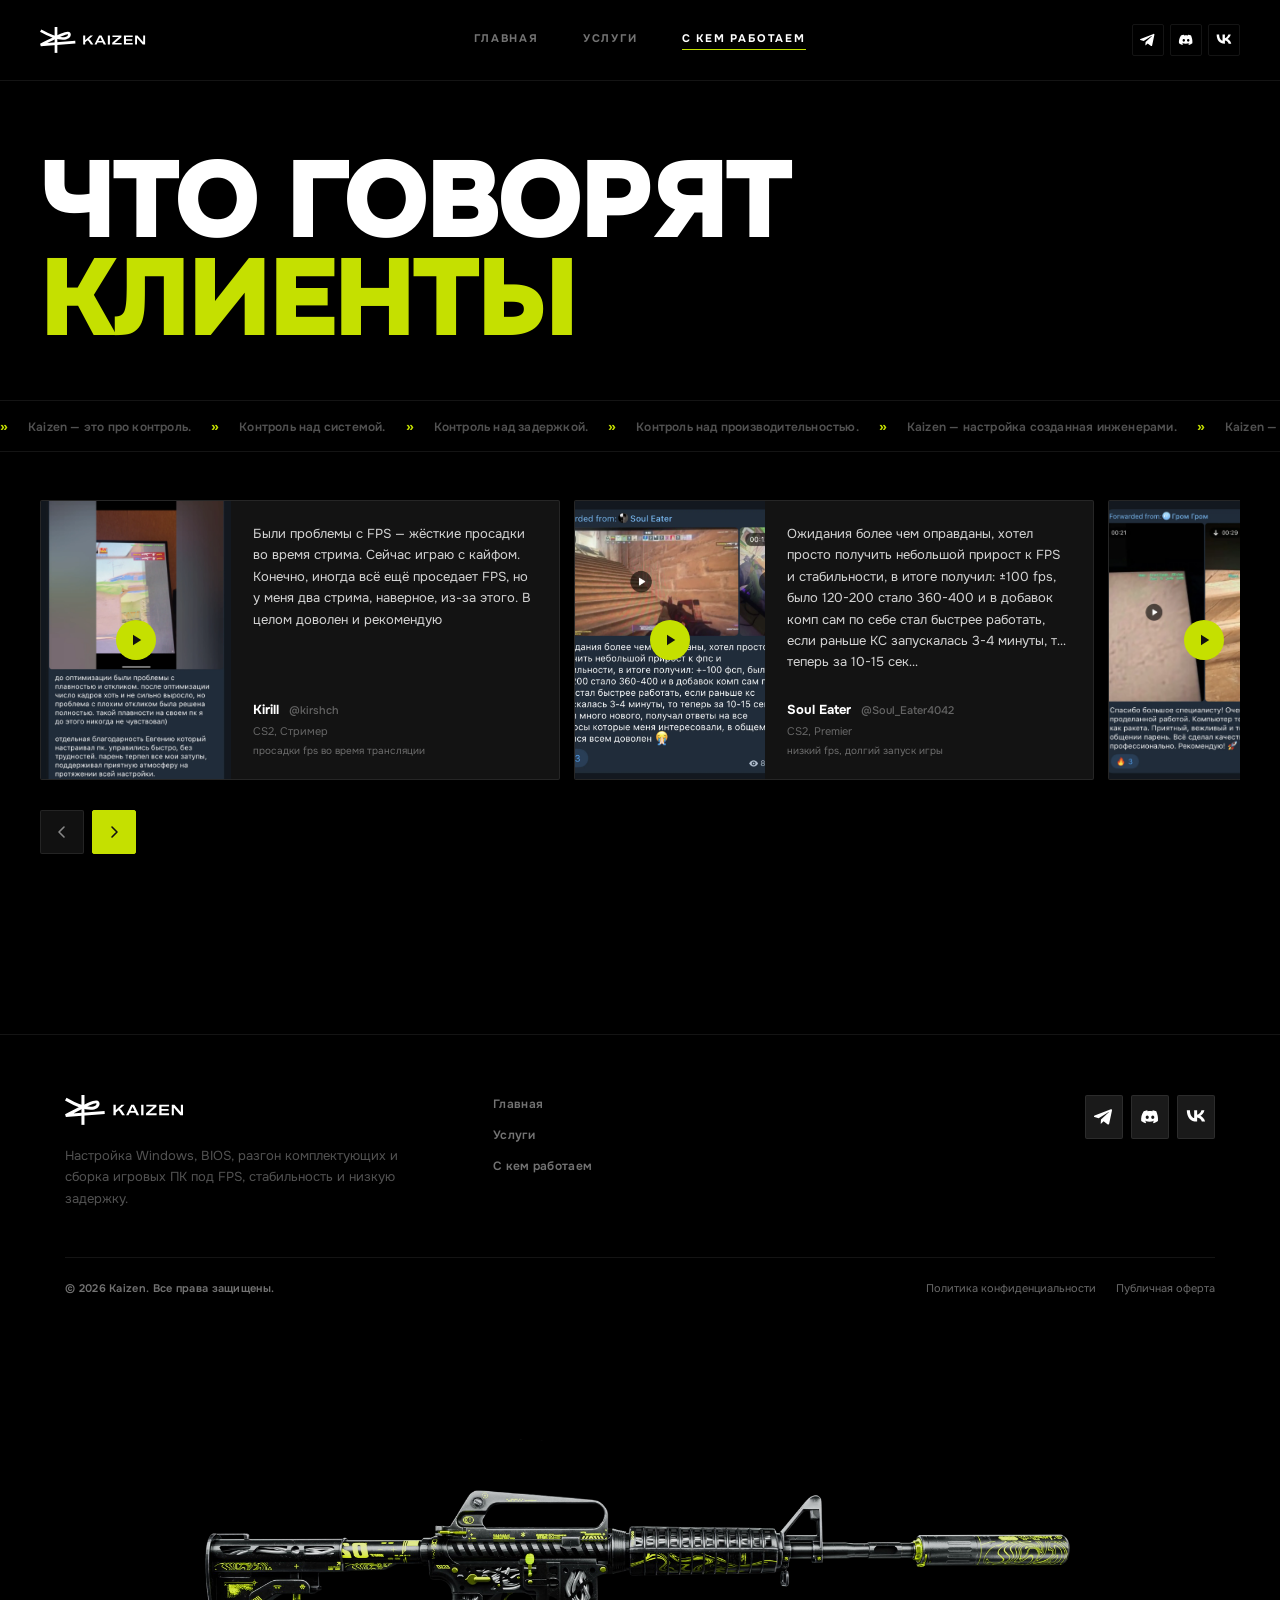
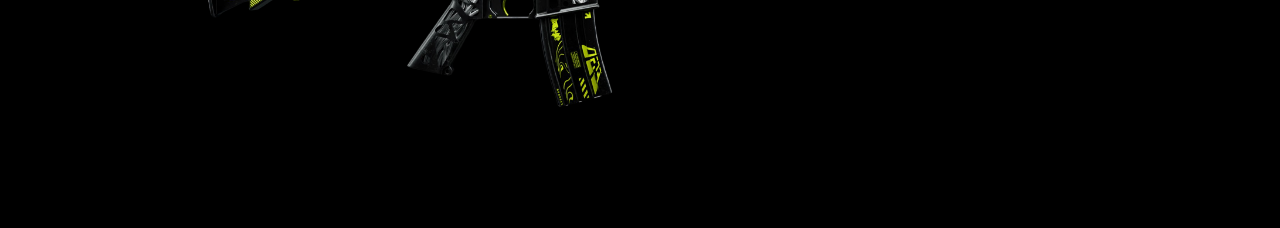
<file: partners.html>
<!DOCTYPE html>
<html lang="ru">
<head>
  <meta charset="UTF-8" />
  <meta name="viewport" content="width=device-width, initial-scale=1.0" />
  <title>С кем работаем — Kaizen</title>
  <meta name="description" content="Реальные отзывы клиентов Kaizen — результаты оптимизации ПК, прирост FPS и впечатления от работы наших специалистов." />
  <link rel="preconnect" href="https://fonts.googleapis.com" />
  <link rel="preconnect" href="https://fonts.gstatic.com" crossorigin />
  <link href="https://fonts.googleapis.com/css2?family=Onest:wght@400;500;600;700;800;900&display=swap" rel="stylesheet" />
  <link rel="stylesheet" href="css/main.css" />
</head>
<body>

<!-- ─── HEADER ─── -->
<header class="site-header scrolled">
  <div class="header-inner">
    <a href="index.html" class="header-logo" aria-label="Kaizen — на главную">
      <img src="assets/logo-v1.svg" alt="Kaizen" style="position:absolute;inset:0;width:100%;height:100%;" />
    </a>
    <nav class="header-nav" id="header-nav" aria-label="Главное меню">
      <a href="index.html">Главная</a>
      <a href="services.html">Услуги</a>
      <a href="partners.html" class="active">С кем работаем</a>
    </nav>
    <div class="header-socials">
      <a href="https://t.me/" aria-label="Telegram" target="_blank" rel="noopener">
        <img src="assets/icon-tg-sm.svg" alt="Telegram" />
      </a>
      <a href="https://discord.gg/" aria-label="Discord" target="_blank" rel="noopener">
        <img src="assets/icon-dc-sm.svg" alt="Discord" />
      </a>
      <a href="https://vk.com/" aria-label="VK" target="_blank" rel="noopener">
        <img src="assets/icon-vk-sm.svg" alt="VK" />
      </a>
    </div>
    <button class="nav-toggle" id="nav-toggle" aria-label="Открыть меню" aria-expanded="false" aria-controls="header-nav">
      <span></span>
    </button>
  </div>
</header>

<!-- ─── REVIEWS ─── -->
<main class="sv-main">

  <!-- Hero heading -->
  <section class="sv-hero">
    <div class="sv-hero-inner">
      <h1 class="sv-title">ЧТО ГОВОРЯТ <span class="sv-title-accent">КЛИЕНТЫ</span></h1>
    </div>
  </section>

  <!-- Ticker -->
  <div class="sv-ticker" aria-hidden="true">
    <div class="sv-ticker-track">
      <span class="sv-tick-sep">»</span><span class="sv-tick-text">Kaizen — это про контроль.</span>
      <span class="sv-tick-sep">»</span><span class="sv-tick-text">Контроль над системой.</span>
      <span class="sv-tick-sep">»</span><span class="sv-tick-text">Контроль над задержкой.</span>
      <span class="sv-tick-sep">»</span><span class="sv-tick-text">Контроль над производительностью.</span>
      <span class="sv-tick-sep">»</span><span class="sv-tick-text">Kaizen — настройка созданная инженерами.</span>
      <span class="sv-tick-sep">»</span><span class="sv-tick-text">Kaizen — это про контроль.</span>
      <span class="sv-tick-sep">»</span><span class="sv-tick-text">Контроль над системой.</span>
      <span class="sv-tick-sep">»</span><span class="sv-tick-text">Контроль над задержкой.</span>
      <span class="sv-tick-sep">»</span><span class="sv-tick-text">Контроль над производительностью.</span>
      <span class="sv-tick-sep">»</span><span class="sv-tick-text">Kaizen — настройка созданная инженерами.</span>
    </div>
  </div>

  <!-- Reviews carousel -->
  <section class="tm-section">
    <div class="tm-slider-outer">
      <div class="tm-slider" id="tm-slider">

        <article class="tm-card">
          <div class="tm-card-media">
            <img src="assets/feedbackimg/CleanShot%202026-08-26%20at%2013.51.55%402x.webp" alt="" loading="lazy" />
          </div>
          <div class="tm-card-content">
            <p class="tm-card-quote">Были проблемы с FPS — жёсткие просадки во время стрима. Сейчас играю с кайфом. Конечно, иногда всё ещё проседает FPS, но у меня два стрима, наверное, из-за этого. В целом доволен и рекомендую</p>
            <div class="tm-card-footer">
              <div class="tm-card-name">Kirill <span class="tm-card-handle">@kirshch</span></div>
              <div class="tm-card-game">CS2, Стример</div>
              <div class="tm-card-problem">просадки FPS во время трансляции</div>
            </div>
          </div>
        </article>

        <article class="tm-card">
          <div class="tm-card-media">
            <img src="assets/feedbackimg/CleanShot%202026-08-26%20at%2013.53.18%402x.webp" alt="" loading="lazy" />
          </div>
          <div class="tm-card-content">
            <p class="tm-card-quote">Ожидания более чем оправданы, хотел просто получить небольшой прирост к FPS и стабильности, в итоге получил: ±100 fps, было 120-200 стало 360-400 и в добавок комп сам по себе стал быстрее работать, если раньше КС запускалась 3-4 минуты, то теперь за 10-15 сек…</p>
            <div class="tm-card-footer">
              <div class="tm-card-name">Soul Eater <span class="tm-card-handle">@Soul_Eater4042</span></div>
              <div class="tm-card-game">CS2, Premier</div>
              <div class="tm-card-problem">низкий FPS, долгий запуск игры</div>
            </div>
          </div>
        </article>

        <article class="tm-card">
          <div class="tm-card-media">
            <img src="assets/feedbackimg/CleanShot%202026-08-26%20at%2013.52.54%402x.webp" alt="" loading="lazy" />
          </div>
          <div class="tm-card-content">
            <p class="tm-card-quote">Спасибо большое специалисту! Очень доволен проделанной работой. Компьютер теперь летает как ракета. Приятный, вежливый и терпеливый в общении парень. Всё сделал качественно и профессионально. Рекомендую! 🚀</p>
            <div class="tm-card-footer">
              <div class="tm-card-name">Гром Гром <span class="tm-card-handle">@gromgrom</span></div>
              <div class="tm-card-game">Valorant, Immortal</div>
              <div class="tm-card-problem">инпут-лаг, мышь «плыла»</div>
            </div>
          </div>
        </article>

        <article class="tm-card">
          <div class="tm-card-media">
            <img src="assets/feedbackimg/CleanShot%202026-08-26%20at%2013.51.21%402x.webp" alt="" loading="lazy" />
          </div>
          <div class="tm-card-content">
            <p class="tm-card-quote">Система была реально захламлена: в замесах Dota лагало. Ребята почистили, настроили — теперь всё летает без фризов даже в 5v5. Настройка честная, без воды.</p>
            <div class="tm-card-footer">
              <div class="tm-card-name">Anton <span class="tm-card-handle">@anton</span></div>
              <div class="tm-card-game">Dota 2</div>
              <div class="tm-card-problem">захламлённая система, лаги в замесах</div>
            </div>
          </div>
        </article>

        <article class="tm-card">
          <div class="tm-card-media">
            <img src="assets/feedbackimg/CleanShot%202026-08-26%20at%2013.53.40%402x.webp" alt="" loading="lazy" />
          </div>
          <div class="tm-card-content">
            <p class="tm-card-quote">Рваный фреймтайм убивал геймплей в Apex. После настройки всё выровнялось — фреймтайм ровный, мышь предсказуемая, отклик как надо. Рекомендую всем, кто серьёзно относится к игре.</p>
            <div class="tm-card-footer">
              <div class="tm-card-name">Vlad <span class="tm-card-handle">@vlad_hz</span></div>
              <div class="tm-card-game">Apex Legends</div>
              <div class="tm-card-problem">рваный фреймтайм, плохой отклик</div>
            </div>
          </div>
        </article>

        <article class="tm-card">
          <div class="tm-card-media">
            <img src="assets/feedbackimg/CleanShot%202026-08-26%20at%2013.53.50%402x.webp" alt="" loading="lazy" />
          </div>
          <div class="tm-card-content">
            <p class="tm-card-quote">500 FPS в CS2 стабильно. Раньше думал, что моё железо не тянет — оказалось дело в системе. Kaizen раскрыли потенциал компа полностью. Без воды и лишних слов — просто результат.</p>
            <div class="tm-card-footer">
              <div class="tm-card-name">anon <span class="tm-card-handle">клиент Kaizen</span></div>
              <div class="tm-card-game">CS2</div>
              <div class="tm-card-problem">низкий FPS, нестабильный фреймтайм</div>
            </div>
          </div>
        </article>

      </div>
    </div>

    <!-- Arrow navigation -->
    <div class="tm-arrows" id="tm-arrows">
      <button class="tm-arrow" id="tm-prev" aria-label="Предыдущий отзыв">
        <svg width="16" height="16" viewBox="0 0 16 16" fill="none"><path d="M10 3L5 8L10 13" stroke="currentColor" stroke-width="1.6" stroke-linecap="round" stroke-linejoin="round"/></svg>
      </button>
      <button class="tm-arrow tm-arrow--accent" id="tm-next" aria-label="Следующий отзыв">
        <svg width="16" height="16" viewBox="0 0 16 16" fill="none"><path d="M6 3L11 8L6 13" stroke="currentColor" stroke-width="1.6" stroke-linecap="round" stroke-linejoin="round"/></svg>
      </button>
    </div>
  </section>

</main>

<!-- ─── FOOTER ─── -->
<footer class="site-footer">
  <div class="footer-inner">
    <div class="footer-top">
      <div class="footer-brand">
        <div class="footer-logo">
          <img src="assets/logo-v1.svg" alt="Kaizen" class="footer-logo-img" />
        </div>
        <p class="footer-desc">Настройка Windows, BIOS, разгон комплектующих и сборка игровых ПК под FPS, стабильность и низкую задержку.</p>
      </div>
      <nav class="footer-nav" aria-label="Footer navigation">
        <a href="index.html">Главная</a>
        <a href="services.html">Услуги</a>
        <a href="partners.html">С кем работаем</a>
      </nav>
      <div class="footer-socials">
        <a href="https://t.me/" aria-label="Telegram" target="_blank" rel="noopener">
          <img src="assets/icon-tg.svg" alt="Telegram" />
        </a>
        <a href="https://discord.gg/" aria-label="Discord" target="_blank" rel="noopener">
          <img src="assets/icon-dc.svg" alt="Discord" />
        </a>
        <a href="https://vk.com/" aria-label="VK" target="_blank" rel="noopener">
          <img src="assets/icon-vk.svg" alt="VK" />
        </a>
      </div>
    </div>
    <div class="footer-bottom">
      <p class="footer-copy">© 2026 Kaizen. Все права защищены.</p>
      <div class="footer-legal">
        <a href="#">Политика конфиденциальности</a>
        <a href="#">Публичная оферта</a>
      </div>
    </div>
  </div>
  <div class="footer-gun-wrap">
    <img src="assets/hero-gun.png" alt="" class="footer-gun" aria-hidden="true" />
  </div>
</footer>

<!-- ─── MODAL ─── -->
<div class="modal-overlay" id="modal-overlay" role="dialog" aria-modal="true" aria-label="Заявка на настройку">
  <div class="modal">
    <button class="modal-close" data-modal="close" aria-label="Закрыть"></button>
    <h2>Заявка на настройку</h2>
    <p class="modal-subtitle">Укажи игру, промокод и пожелания — подберём подходящий пакет настройки под твою систему.</p>
    <form id="order-form">
      <div class="form-field" style="margin-bottom:12px;">
        <label class="form-label" for="name">Имя</label>
        <input class="form-input" type="text" id="name" name="name" placeholder="Михаил" required />
      </div>
      <div class="form-grid" style="margin-bottom:12px;">
        <div class="form-field">
          <label class="form-label" for="telegram">Telegram</label>
          <input class="form-input" type="text" id="telegram" name="telegram" placeholder="username" />
        </div>
        <div class="form-field">
          <label class="form-label" for="discord">Discord</label>
          <input class="form-input" type="text" id="discord" name="discord" placeholder="username" />
        </div>
      </div>
      <div class="form-field" style="margin-bottom:12px;">
        <label class="form-label" for="promo">Промокод</label>
        <input class="form-input" type="text" id="promo" name="promo" placeholder="Например: Kaizenpromocode10" />
      </div>
      <div class="form-field" style="margin-bottom:14px;">
        <label class="form-label" for="comment">Комментарий / Доп информация</label>
        <textarea class="form-textarea" id="comment" name="comment" placeholder="Дополнительные пожелания, требования к производительности и т.д."></textarea>
      </div>
      <div class="form-footer">
        <p class="form-disclaimer">
          Нажимая «Приобрести», вы соглашаетесь с <a href="#">политикой конфиденциальности</a> и <a href="#">публичной офертой</a>.
        </p>
        <button type="submit" class="btn-outline-accent">Приобрести</button>
      </div>
    </form>
  </div>
</div>

<script src="js/main.js"></script>
<script>
(function () {
  var slider = document.getElementById('tm-slider');
  var btnPrev = document.getElementById('tm-prev');
  var btnNext = document.getElementById('tm-next');
  var cards   = slider ? slider.querySelectorAll('.tm-card') : [];

  function scrollBy(dir) {
    if (!slider || !cards.length) return;
    var cardW = cards[0].offsetWidth + 14;
    slider.scrollBy({ left: dir * cardW, behavior: 'smooth' });
  }

  if (btnPrev) btnPrev.addEventListener('click', function () { scrollBy(-1); });
  if (btnNext) btnNext.addEventListener('click', function () { scrollBy(1); });
})();
</script>
</body>
</html>
</file>
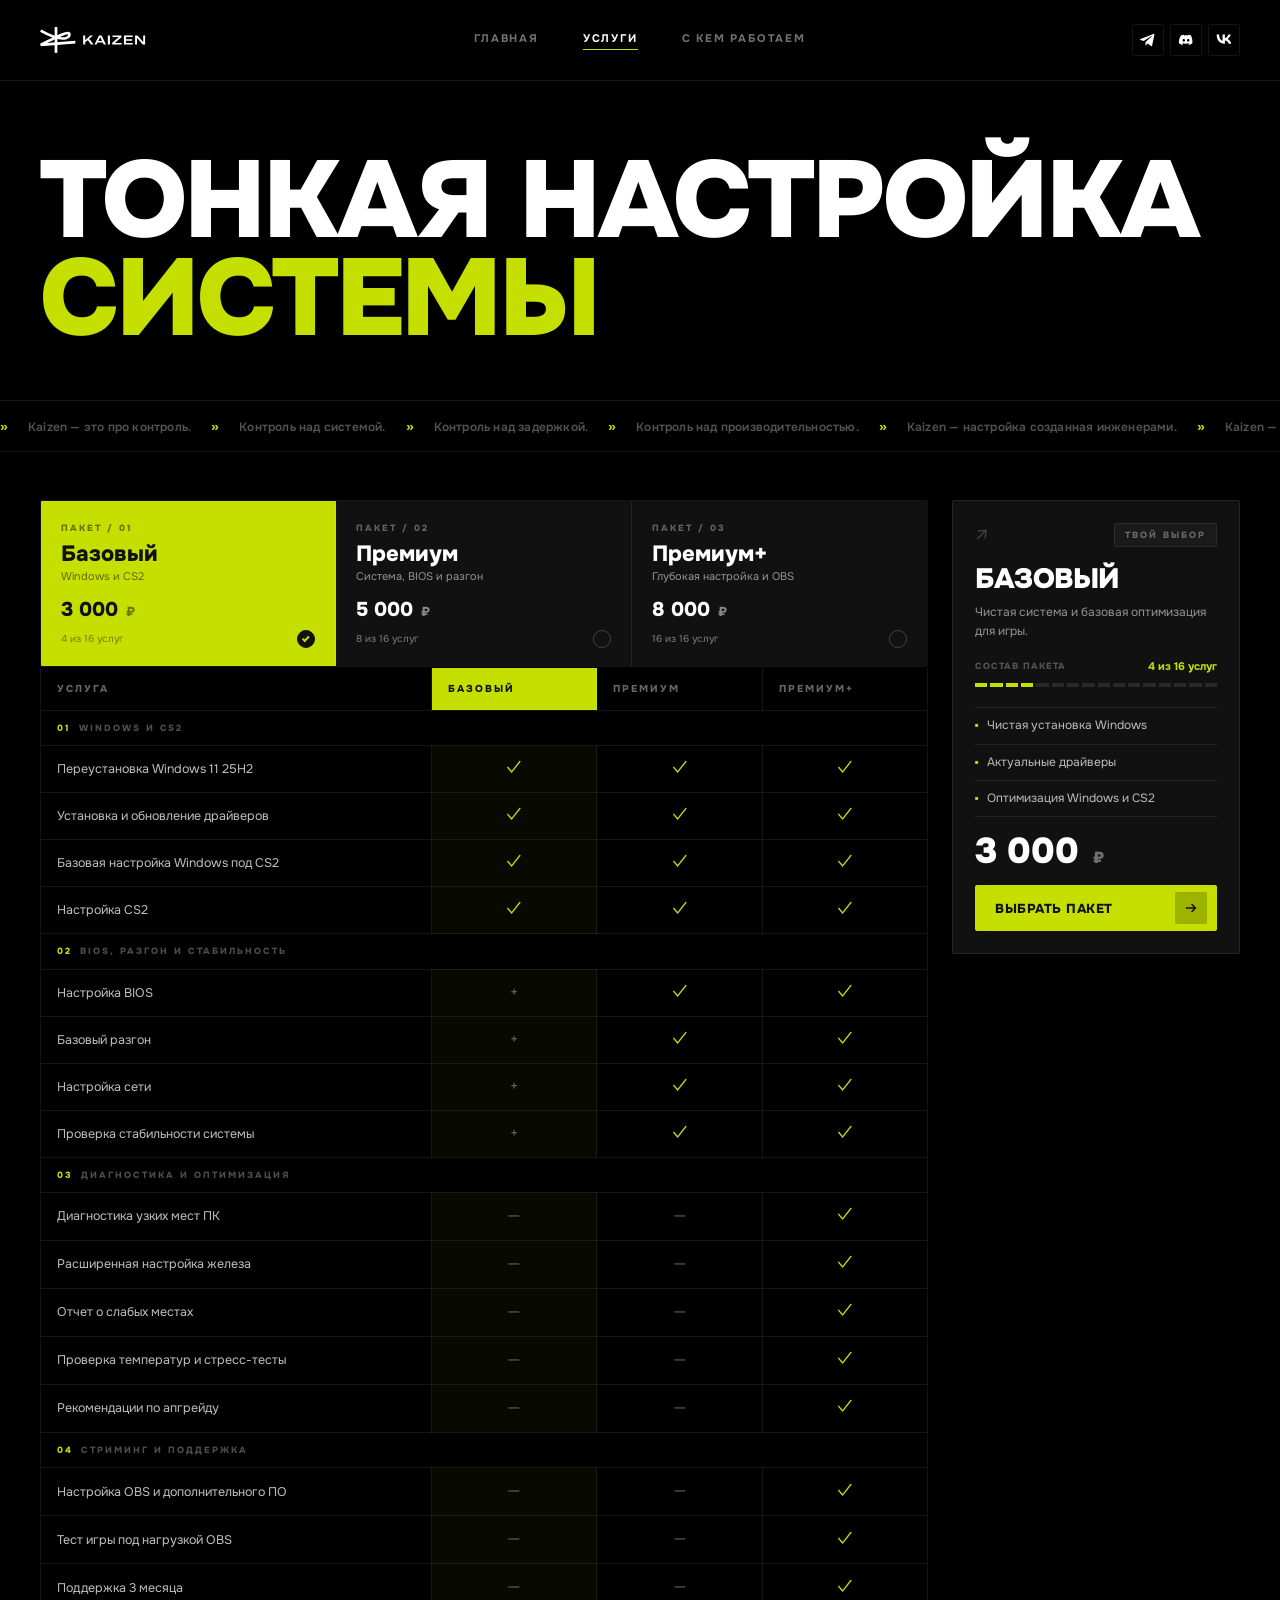
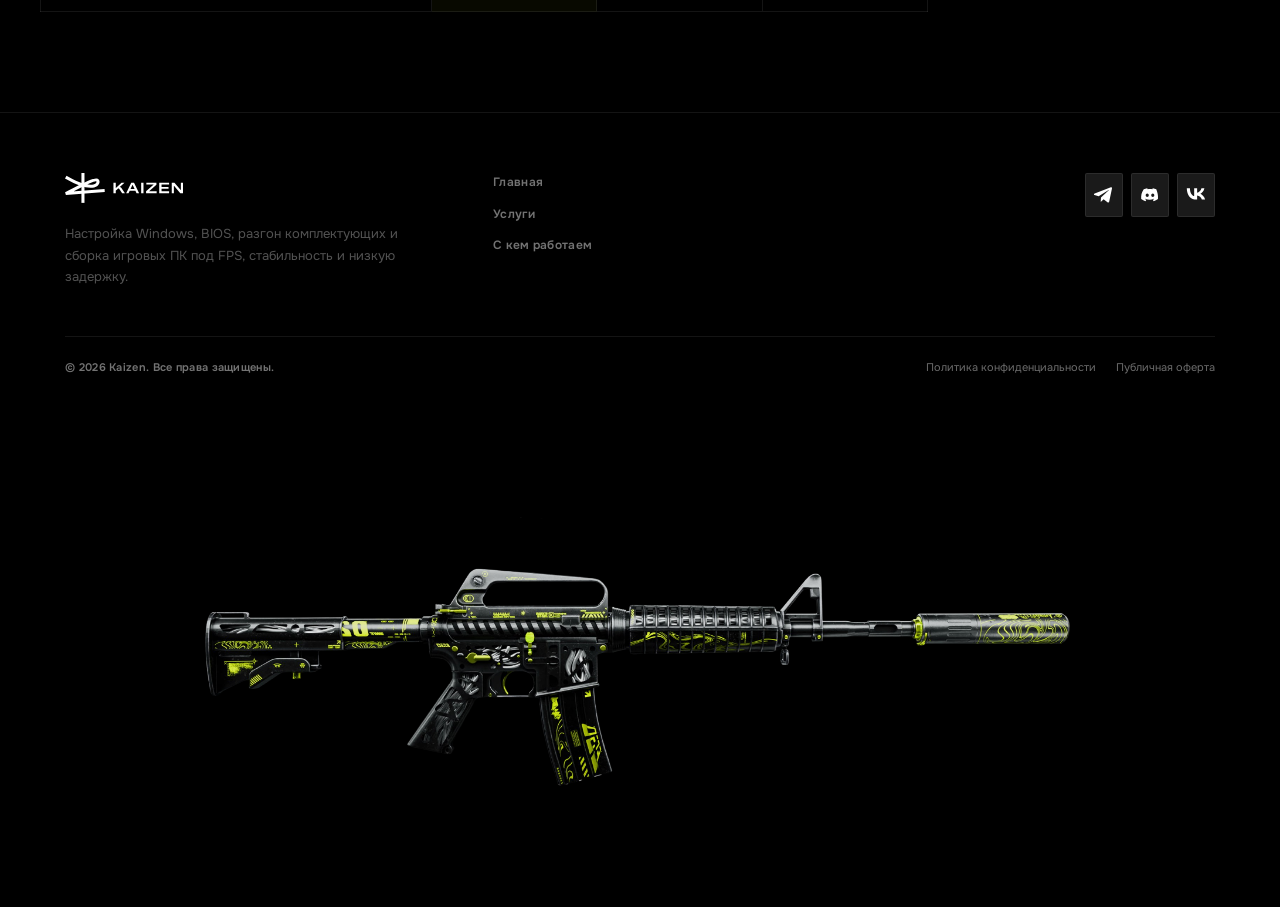
<file: services.html>
<!DOCTYPE html>
<html lang="ru">
<head>
  <meta charset="UTF-8" />
  <meta name="viewport" content="width=device-width, initial-scale=1.0" />
  <title>Услуги — Kaizen | Тонкая настройка системы</title>
  <meta name="description" content="Пакеты настройки ПК: Базовый от 3 000 ₽, Премиум от 5 000 ₽, Премиум+ от 8 000 ₽. Настройка Windows, BIOS, разгон памяти и процессора." />
  <link rel="preconnect" href="https://fonts.googleapis.com" />
  <link rel="preconnect" href="https://fonts.gstatic.com" crossorigin />
  <link href="https://fonts.googleapis.com/css2?family=Onest:wght@400;500;600;700;800;900&display=swap" rel="stylesheet" />
  <link rel="stylesheet" href="css/main.css" />
  <style>
    /* ── Pricing Table ── */
    .pt-section { padding: 48px 0 100px; }
    .pt-wrap {
      max-width: 1340px; margin: 0 auto;
      padding: 0 40px;
      display: grid;
      grid-template-columns: 1fr 288px;
      gap: 24px;
      align-items: start;
    }

    /* Selector cards */
    .pt-selector {
      display: grid;
      grid-template-columns: repeat(3, 1fr);
      border: 1px solid var(--border);
      border-radius: var(--radius);
      overflow: hidden;
      margin-bottom: 1px;
    }
    .pt-pkg {
      padding: 20px 20px 18px;
      background: var(--bg-card);
      cursor: pointer;
      transition: background 0.2s;
      border-right: 1px solid var(--border);
    }
    .pt-pkg:last-child { border-right: none; }
    .pt-pkg:hover:not(.active) { background: #1a1a1a; }
    .pt-pkg.active { background: var(--accent); color: #111; }

    .pt-pkg-label {
      font-size: 9px; font-weight: 800; letter-spacing: 2px; text-transform: uppercase;
      color: rgba(255,255,255,0.35); display: block; margin-bottom: 8px;
    }
    .pt-pkg.active .pt-pkg-label { color: rgba(0,0,0,0.5); }
    .pt-pkg-name { font-size: 22px; font-weight: 800; line-height: 1; margin-bottom: 3px; color: inherit; }
    .pt-pkg-sub { font-size: 11px; margin-bottom: 14px; color: inherit; opacity: 0.55; }
    .pt-pkg-price { font-size: 20px; font-weight: 800; color: inherit; line-height: 1; }
    .pt-pkg-price span { font-size: 13px; opacity: 0.5; margin-left: 2px; }
    .pt-pkg-footer {
      display: flex; align-items: center; justify-content: space-between;
      margin-top: 10px;
    }
    .pt-pkg-count { font-size: 10px; color: inherit; opacity: 0.45; }
    .pt-pkg-check {
      width: 18px; height: 18px; border-radius: 50%;
      border: 1.5px solid rgba(255,255,255,0.2);
      display: flex; align-items: center; justify-content: center;
      flex-shrink: 0; background: transparent;
    }
    .pt-pkg.active .pt-pkg-check {
      background: #111; border-color: #111;
    }
    .pt-pkg.active .pt-pkg-check::after {
      content: '';
      width: 7px; height: 4px;
      border-left: 2px solid var(--accent);
      border-bottom: 2px solid var(--accent);
      transform: rotate(-45deg) translate(0px, -1px);
      display: block;
    }

    /* Comparison table */
    .pt-table {
      width: 100%; border-collapse: collapse;
      border: 1px solid var(--border);
      border-top: none;
    }
    .pt-table th {
      font-size: 10px; font-weight: 800; letter-spacing: 2px; text-transform: uppercase;
      color: rgba(255,255,255,0.4);
      padding: 13px 16px;
      border-bottom: 1px solid var(--border);
      border-right: 1px solid var(--border);
      background: var(--bg);
      text-align: left;
    }
    .pt-table th:last-child { border-right: none; }
    .pt-th-service { width: 44%; }
    .pt-th-pkg { width: 18.6%; text-align: center; }
    .pt-th-pkg.active { background: var(--accent); color: #111; }

    .pt-cat-row td {
      padding: 10px 16px;
      background: var(--bg);
      border-bottom: 1px solid var(--border);
      border-right: 1px solid var(--border);
    }
    .pt-cat-row td:last-child { border-right: none; }
    .pt-cat-inner {
      display: flex; align-items: center; gap: 8px;
      font-size: 9px; font-weight: 800; letter-spacing: 2px; text-transform: uppercase;
      color: rgba(255,255,255,0.3);
    }
    .pt-cat-num { color: var(--accent); }

    .pt-data-row td {
      padding: 13px 16px;
      border-bottom: 1px solid var(--border);
      border-right: 1px solid var(--border);
      font-size: 12.5px; color: rgba(255,255,255,0.75);
      vertical-align: middle;
      text-align: left;
    }
    .pt-data-row td:last-child { border-right: none; }
    .pt-data-row td.pt-cell-center { text-align: center; }
    .pt-data-row:hover td { background: rgba(255,255,255,0.02); }
    .pt-data-row:last-child td { border-bottom: none; }

    .pt-cell-check { color: var(--accent); font-size: 15px; line-height: 1; }
    .pt-cell-plus { color: rgba(255,255,255,0.38); font-size: 15px; line-height: 1; }
    .pt-cell-dash { color: rgba(255,255,255,0.30); font-size: 18px; line-height: 1; }

    .pt-col-active { background: rgba(197,224,0,0.04); }

    /* Detail panel */
    .pt-detail {
      background: var(--bg-card);
      border: 1px solid var(--border);
      border-radius: var(--radius);
      padding: 22px;
      position: sticky;
      top: 100px;
    }
    .pt-detail-tag-row {
      display: flex; align-items: center; justify-content: space-between;
      margin-bottom: 18px;
    }
    .pt-detail-arrow { font-size: 20px; color: rgba(255,255,255,0.2); line-height: 1; }
    .pt-detail-tag {
      font-size: 9px; font-weight: 800; letter-spacing: 2px; text-transform: uppercase;
      color: rgba(255,255,255,0.35); background: var(--bg-surface); border: 1px solid var(--border);
      padding: 4px 10px; border-radius: var(--radius);
    }
    .pt-detail-name {
      font-size: 28px; font-weight: 900; text-transform: uppercase; letter-spacing: -0.5px;
      margin-bottom: 10px; line-height: 1; color: var(--white);
    }
    .pt-detail-desc {
      font-size: 12px; color: var(--text-muted); line-height: 1.6;
      margin-bottom: 16px;
    }
    .pt-detail-count-row {
      display: flex; align-items: center; justify-content: space-between;
      margin-bottom: 8px;
    }
    .pt-detail-count-label {
      font-size: 9px; font-weight: 800; letter-spacing: 1px; text-transform: uppercase;
      color: rgba(255,255,255,0.28);
    }
    .pt-detail-count-val { font-size: 11px; font-weight: 700; color: var(--accent); }
    .pt-detail-bar { display: flex; gap: 3px; margin-bottom: 20px; }
    .pt-bar-seg {
      height: 4px; flex: 1;
      background: rgba(255,255,255,0.1);
      transition: background 0.3s;
    }
    .pt-bar-seg.filled { background: var(--accent); }

    .pt-detail-features {
      list-style: none; padding: 0; margin: 0 0 16px;
      border-top: 1px solid var(--border);
    }
    .pt-detail-features li {
      display: flex; align-items: flex-start; gap: 8px;
      padding: 9px 0; border-bottom: 1px solid var(--border);
      font-size: 12px; color: rgba(255,255,255,0.72); line-height: 1.45;
    }
    .pt-detail-features li::before {
      content: '■'; font-size: 6px; color: var(--accent);
      padding-top: 4px; flex-shrink: 0;
    }

    .pt-detail-support {
      display: flex; align-items: center; justify-content: space-between;
      padding: 9px 12px; border: 1px solid var(--accent-border);
      border-radius: var(--radius); margin-bottom: 16px;
      background: var(--accent-dim);
    }
    .pt-detail-support-label {
      font-size: 9px; font-weight: 700; letter-spacing: 1px; text-transform: uppercase;
      color: rgba(255,255,255,0.35);
    }
    .pt-detail-support-val {
      font-size: 11px; font-weight: 800; color: var(--accent); letter-spacing: 0.5px;
    }

    .pt-detail-price {
      font-size: 36px; font-weight: 900; line-height: 1;
      margin-bottom: 16px; color: var(--white);
    }
    .pt-detail-price span { font-size: 16px; opacity: 0.4; margin-left: 4px; }

    .pt-detail-btn {
      width: 100%; height: 46px; border-radius: var(--radius);
      background: var(--accent); color: #111;
      border: none; cursor: pointer;
      font-size: 13px; font-weight: 800; text-transform: uppercase; letter-spacing: 0.5px;
      display: flex; align-items: center; justify-content: space-between;
      padding: 0 10px 0 20px;
      transition: opacity 0.2s, transform 0.2s var(--ease);
    }
    .pt-detail-btn:hover { opacity: 0.9; transform: translateY(-1px); }
    .pt-detail-btn:active { transform: scale(0.98); transition-duration: 0.1s; }
    .pt-detail-btn-icon {
      width: 32px; height: 32px; border-radius: var(--radius);
      background: rgba(0,0,0,0.2);
      display: flex; align-items: center; justify-content: center;
      flex-shrink: 0;
    }

    /* Mobile */
    @media (max-width: 1100px) {
      .pt-wrap { grid-template-columns: 1fr; padding: 0 24px; }
      .pt-detail { position: static; }
    }
    @media (max-width: 768px) {
      .pt-wrap { padding: 0 20px; }
      .pt-section { padding: 32px 0 80px; }
      .pt-selector { grid-template-columns: 1fr; }
      .pt-pkg { border-right: none; border-bottom: 1px solid var(--border); }
      .pt-pkg:last-child { border-bottom: none; }
      .pt-table { overflow-x: auto; display: block; }
      .pt-table th, .pt-data-row td { padding: 10px 10px; font-size: 11px; }
      .pt-th-service { width: auto; }
    }
  </style>
</head>
<body>

<!-- ─── HEADER ─── -->
<header class="site-header scrolled">
  <div class="header-inner">
    <a href="index.html" class="header-logo" aria-label="Kaizen — на главную">
      <img src="assets/logo-v1.svg" alt="Kaizen" style="position:absolute;inset:0;width:100%;height:100%;" />
    </a>
    <nav class="header-nav" id="header-nav" aria-label="Главное меню">
      <a href="index.html">Главная</a>
      <a href="services.html" class="active">Услуги</a>
      <a href="partners.html">С кем работаем</a>
    </nav>
    <div class="header-socials">
      <a href="https://t.me/" aria-label="Telegram" target="_blank" rel="noopener">
        <img src="assets/icon-tg-sm.svg" alt="Telegram" />
      </a>
      <a href="https://discord.gg/" aria-label="Discord" target="_blank" rel="noopener">
        <img src="assets/icon-dc-sm.svg" alt="Discord" />
      </a>
      <a href="https://vk.com/" aria-label="VK" target="_blank" rel="noopener">
        <img src="assets/icon-vk-sm.svg" alt="VK" />
      </a>
    </div>
    <button class="nav-toggle" id="nav-toggle" aria-label="Открыть меню" aria-expanded="false" aria-controls="header-nav">
      <span></span>
    </button>
  </div>
</header>

<!-- ─── SERVICES ─── -->
<main class="sv-main">

  <!-- Hero headline -->
  <section class="sv-hero">
    <div class="sv-hero-inner">
      <h1 class="sv-title">ТОНКАЯ НАСТРОЙКА <span class="sv-title-accent">СИСТЕМЫ</span></h1>
    </div>
  </section>

  <!-- Ticker -->
  <div class="sv-ticker" aria-hidden="true">
    <div class="sv-ticker-track">
      <span class="sv-tick-sep">»</span><span class="sv-tick-text">Kaizen — это про контроль.</span>
      <span class="sv-tick-sep">»</span><span class="sv-tick-text">Контроль над системой.</span>
      <span class="sv-tick-sep">»</span><span class="sv-tick-text">Контроль над задержкой.</span>
      <span class="sv-tick-sep">»</span><span class="sv-tick-text">Контроль над производительностью.</span>
      <span class="sv-tick-sep">»</span><span class="sv-tick-text">Kaizen — настройка созданная инженерами.</span>
      <span class="sv-tick-sep">»</span><span class="sv-tick-text">Kaizen — это про контроль.</span>
      <span class="sv-tick-sep">»</span><span class="sv-tick-text">Контроль над системой.</span>
      <span class="sv-tick-sep">»</span><span class="sv-tick-text">Контроль над задержкой.</span>
      <span class="sv-tick-sep">»</span><span class="sv-tick-text">Контроль над производительностью.</span>
      <span class="sv-tick-sep">»</span><span class="sv-tick-text">Kaizen — настройка созданная инженерами.</span>
    </div>
  </div>

  <!-- Pricing Table -->
  <section class="pt-section">
    <div class="pt-wrap">

      <!-- Left: selector + table -->
      <div class="pt-main">

        <!-- Package selector -->
        <div class="pt-selector" id="pt-selector">
          <div class="pt-pkg active" data-pkg="0">
            <span class="pt-pkg-label">Пакет / 01</span>
            <div class="pt-pkg-name">Базовый</div>
            <div class="pt-pkg-sub">Windows и CS2</div>
            <div class="pt-pkg-price">3 000 <span>₽</span></div>
            <div class="pt-pkg-footer">
              <span class="pt-pkg-count">4 из 16 услуг</span>
              <span class="pt-pkg-check"></span>
            </div>
          </div>
          <div class="pt-pkg" data-pkg="1">
            <span class="pt-pkg-label">Пакет / 02</span>
            <div class="pt-pkg-name">Премиум</div>
            <div class="pt-pkg-sub">Система, BIOS и разгон</div>
            <div class="pt-pkg-price">5 000 <span>₽</span></div>
            <div class="pt-pkg-footer">
              <span class="pt-pkg-count">8 из 16 услуг</span>
              <span class="pt-pkg-check"></span>
            </div>
          </div>
          <div class="pt-pkg" data-pkg="2">
            <span class="pt-pkg-label">Пакет / 03</span>
            <div class="pt-pkg-name">Премиум+</div>
            <div class="pt-pkg-sub">Глубокая настройка и OBS</div>
            <div class="pt-pkg-price">8 000 <span>₽</span></div>
            <div class="pt-pkg-footer">
              <span class="pt-pkg-count">16 из 16 услуг</span>
              <span class="pt-pkg-check"></span>
            </div>
          </div>
        </div>

        <!-- Comparison table -->
        <div class="pt-table-wrap" style="overflow-x:auto;">
          <table class="pt-table">
            <thead>
              <tr>
                <th class="pt-th-service">Услуга</th>
                <th class="pt-th-pkg" id="th-0">Базовый</th>
                <th class="pt-th-pkg" id="th-1">Премиум</th>
                <th class="pt-th-pkg" id="th-2">Премиум+</th>
              </tr>
            </thead>
            <tbody>
              <!-- 01 Windows и CS2 -->
              <tr class="pt-cat-row">
                <td colspan="4"><span class="pt-cat-inner"><span class="pt-cat-num">01</span> Windows и CS2</span></td>
              </tr>
              <tr class="pt-data-row">
                <td>Переустановка Windows 11 25H2</td>
                <td class="pt-cell-center pt-col-0"><span class="pt-cell-check">✓</span></td>
                <td class="pt-cell-center pt-col-1"><span class="pt-cell-check">✓</span></td>
                <td class="pt-cell-center pt-col-2"><span class="pt-cell-check">✓</span></td>
              </tr>
              <tr class="pt-data-row">
                <td>Установка и обновление драйверов</td>
                <td class="pt-cell-center pt-col-0"><span class="pt-cell-check">✓</span></td>
                <td class="pt-cell-center pt-col-1"><span class="pt-cell-check">✓</span></td>
                <td class="pt-cell-center pt-col-2"><span class="pt-cell-check">✓</span></td>
              </tr>
              <tr class="pt-data-row">
                <td>Базовая настройка Windows под CS2</td>
                <td class="pt-cell-center pt-col-0"><span class="pt-cell-check">✓</span></td>
                <td class="pt-cell-center pt-col-1"><span class="pt-cell-check">✓</span></td>
                <td class="pt-cell-center pt-col-2"><span class="pt-cell-check">✓</span></td>
              </tr>
              <tr class="pt-data-row">
                <td>Настройка CS2</td>
                <td class="pt-cell-center pt-col-0"><span class="pt-cell-check">✓</span></td>
                <td class="pt-cell-center pt-col-1"><span class="pt-cell-check">✓</span></td>
                <td class="pt-cell-center pt-col-2"><span class="pt-cell-check">✓</span></td>
              </tr>

              <!-- 02 BIOS, Разгон и стабильность -->
              <tr class="pt-cat-row">
                <td colspan="4"><span class="pt-cat-inner"><span class="pt-cat-num">02</span> BIOS, разгон и стабильность</span></td>
              </tr>
              <tr class="pt-data-row">
                <td>Настройка BIOS</td>
                <td class="pt-cell-center pt-col-0"><span class="pt-cell-plus">+</span></td>
                <td class="pt-cell-center pt-col-1"><span class="pt-cell-check">✓</span></td>
                <td class="pt-cell-center pt-col-2"><span class="pt-cell-check">✓</span></td>
              </tr>
              <tr class="pt-data-row">
                <td>Базовый разгон</td>
                <td class="pt-cell-center pt-col-0"><span class="pt-cell-plus">+</span></td>
                <td class="pt-cell-center pt-col-1"><span class="pt-cell-check">✓</span></td>
                <td class="pt-cell-center pt-col-2"><span class="pt-cell-check">✓</span></td>
              </tr>
              <tr class="pt-data-row">
                <td>Настройка сети</td>
                <td class="pt-cell-center pt-col-0"><span class="pt-cell-plus">+</span></td>
                <td class="pt-cell-center pt-col-1"><span class="pt-cell-check">✓</span></td>
                <td class="pt-cell-center pt-col-2"><span class="pt-cell-check">✓</span></td>
              </tr>
              <tr class="pt-data-row">
                <td>Проверка стабильности системы</td>
                <td class="pt-cell-center pt-col-0"><span class="pt-cell-plus">+</span></td>
                <td class="pt-cell-center pt-col-1"><span class="pt-cell-check">✓</span></td>
                <td class="pt-cell-center pt-col-2"><span class="pt-cell-check">✓</span></td>
              </tr>

              <!-- 03 Диагностика и оптимизация -->
              <tr class="pt-cat-row">
                <td colspan="4"><span class="pt-cat-inner"><span class="pt-cat-num">03</span> Диагностика и оптимизация</span></td>
              </tr>
              <tr class="pt-data-row">
                <td>Диагностика узких мест ПК</td>
                <td class="pt-cell-center pt-col-0"><span class="pt-cell-dash">—</span></td>
                <td class="pt-cell-center pt-col-1"><span class="pt-cell-dash">—</span></td>
                <td class="pt-cell-center pt-col-2"><span class="pt-cell-check">✓</span></td>
              </tr>
              <tr class="pt-data-row">
                <td>Расширенная настройка железа</td>
                <td class="pt-cell-center pt-col-0"><span class="pt-cell-dash">—</span></td>
                <td class="pt-cell-center pt-col-1"><span class="pt-cell-dash">—</span></td>
                <td class="pt-cell-center pt-col-2"><span class="pt-cell-check">✓</span></td>
              </tr>
              <tr class="pt-data-row">
                <td>Отчет о слабых местах</td>
                <td class="pt-cell-center pt-col-0"><span class="pt-cell-dash">—</span></td>
                <td class="pt-cell-center pt-col-1"><span class="pt-cell-dash">—</span></td>
                <td class="pt-cell-center pt-col-2"><span class="pt-cell-check">✓</span></td>
              </tr>
              <tr class="pt-data-row">
                <td>Проверка температур и стресс-тесты</td>
                <td class="pt-cell-center pt-col-0"><span class="pt-cell-dash">—</span></td>
                <td class="pt-cell-center pt-col-1"><span class="pt-cell-dash">—</span></td>
                <td class="pt-cell-center pt-col-2"><span class="pt-cell-check">✓</span></td>
              </tr>
              <tr class="pt-data-row">
                <td>Рекомендации по апгрейду</td>
                <td class="pt-cell-center pt-col-0"><span class="pt-cell-dash">—</span></td>
                <td class="pt-cell-center pt-col-1"><span class="pt-cell-dash">—</span></td>
                <td class="pt-cell-center pt-col-2"><span class="pt-cell-check">✓</span></td>
              </tr>

              <!-- 04 Стриминг и поддержка -->
              <tr class="pt-cat-row">
                <td colspan="4"><span class="pt-cat-inner"><span class="pt-cat-num">04</span> Стриминг и поддержка</span></td>
              </tr>
              <tr class="pt-data-row">
                <td>Настройка OBS и дополнительного ПО</td>
                <td class="pt-cell-center pt-col-0"><span class="pt-cell-dash">—</span></td>
                <td class="pt-cell-center pt-col-1"><span class="pt-cell-dash">—</span></td>
                <td class="pt-cell-center pt-col-2"><span class="pt-cell-check">✓</span></td>
              </tr>
              <tr class="pt-data-row">
                <td>Тест игры под нагрузкой OBS</td>
                <td class="pt-cell-center pt-col-0"><span class="pt-cell-dash">—</span></td>
                <td class="pt-cell-center pt-col-1"><span class="pt-cell-dash">—</span></td>
                <td class="pt-cell-center pt-col-2"><span class="pt-cell-check">✓</span></td>
              </tr>
              <tr class="pt-data-row">
                <td>Поддержка 3 месяца</td>
                <td class="pt-cell-center pt-col-0"><span class="pt-cell-dash">—</span></td>
                <td class="pt-cell-center pt-col-1"><span class="pt-cell-dash">—</span></td>
                <td class="pt-cell-center pt-col-2"><span class="pt-cell-check">✓</span></td>
              </tr>
            </tbody>
          </table>
        </div>
      </div>

      <!-- Right: detail panel -->
      <div class="pt-detail" id="pt-detail">
        <div class="pt-detail-tag-row">
          <span class="pt-detail-arrow">↗</span>
          <span class="pt-detail-tag">Твой выбор</span>
        </div>
        <div class="pt-detail-name" id="pd-name">Базовый</div>
        <div class="pt-detail-desc" id="pd-desc">Чистая система и базовая оптимизация для игры.</div>
        <div class="pt-detail-count-row">
          <span class="pt-detail-count-label">Состав пакета</span>
          <span class="pt-detail-count-val" id="pd-count">4 из 16 услуг</span>
        </div>
        <div class="pt-detail-bar" id="pd-bar"></div>
        <ul class="pt-detail-features" id="pd-features"></ul>
        <div class="pt-detail-support" id="pd-support" style="display:none;">
          <span class="pt-detail-support-label">Поддержка после настройки</span>
          <span class="pt-detail-support-val" id="pd-support-val">3 месяца</span>
        </div>
        <div class="pt-detail-price" id="pd-price">3 000 <span>₽</span></div>
        <button class="pt-detail-btn" data-modal="open">
          <span>Выбрать пакет</span>
          <span class="pt-detail-btn-icon">
            <svg width="14" height="14" viewBox="0 0 14 14" fill="none"><path d="M2.5 7H11.5M11.5 7L8 3.5M11.5 7L8 10.5" stroke="#111" stroke-width="1.6" stroke-linecap="round" stroke-linejoin="round"/></svg>
          </span>
        </button>
      </div>

    </div>
  </section>

</main>

<!-- ─── MOBILE STICKY CTA ─── -->
<div class="pt-mobile-cta" id="pt-mobile-cta" aria-hidden="true">
  <div class="pt-mobile-cta-info">
    <span class="pt-mobile-cta-name" id="pt-mcta-name">Базовый</span>
    <span class="pt-mobile-cta-price" id="pt-mcta-price">3 000 ₽</span>
  </div>
  <button class="pt-mobile-cta-btn" data-modal="open">Выбрать пакет</button>
</div>

<!-- ─── FOOTER ─── -->
<footer class="site-footer">
  <div class="footer-inner">
    <div class="footer-top">
      <div class="footer-brand">
        <div class="footer-logo">
          <img src="assets/logo-v1.svg" alt="Kaizen" class="footer-logo-img" />
        </div>
        <p class="footer-desc">Настройка Windows, BIOS, разгон комплектующих и сборка игровых ПК под FPS, стабильность и низкую задержку.</p>
      </div>
      <nav class="footer-nav" aria-label="Footer navigation">
        <a href="index.html">Главная</a>
        <a href="services.html">Услуги</a>
        <a href="partners.html">С кем работаем</a>
      </nav>
      <div class="footer-socials">
        <a href="https://t.me/" aria-label="Telegram" target="_blank" rel="noopener">
          <img src="assets/icon-tg.svg" alt="Telegram" />
        </a>
        <a href="https://discord.gg/" aria-label="Discord" target="_blank" rel="noopener">
          <img src="assets/icon-dc.svg" alt="Discord" />
        </a>
        <a href="https://vk.com/" aria-label="VK" target="_blank" rel="noopener">
          <img src="assets/icon-vk.svg" alt="VK" />
        </a>
      </div>
    </div>
    <div class="footer-bottom">
      <p class="footer-copy">© 2026 Kaizen. Все права защищены.</p>
      <div class="footer-legal">
        <a href="#">Политика конфиденциальности</a>
        <a href="#">Публичная оферта</a>
      </div>
    </div>
  </div>
  <div class="footer-gun-wrap">
    <img src="assets/hero-gun.png" alt="" class="footer-gun" aria-hidden="true" />
  </div>
</footer>

<!-- ─── MODAL ─── -->
<div class="modal-overlay" id="modal-overlay" role="dialog" aria-modal="true" aria-label="Заявка на настройку">
  <div class="modal">
    <button class="modal-close" data-modal="close" aria-label="Закрыть"></button>
    <h2>Заявка на настройку</h2>
    <p class="modal-subtitle">Укажи игру, промокод и пожелания — подберём подходящий пакет настройки под твою систему.</p>
    <form id="order-form">
      <div class="form-field" style="margin-bottom:12px;">
        <label class="form-label" for="name">Имя</label>
        <input class="form-input" type="text" id="name" name="name" placeholder="Михаил" required />
      </div>
      <div class="form-grid" style="margin-bottom:12px;">
        <div class="form-field">
          <label class="form-label" for="telegram">Telegram</label>
          <input class="form-input" type="text" id="telegram" name="telegram" placeholder="username" />
        </div>
        <div class="form-field">
          <label class="form-label" for="discord">Discord</label>
          <input class="form-input" type="text" id="discord" name="discord" placeholder="username" />
        </div>
      </div>
      <div class="form-field" style="margin-bottom:12px;">
        <label class="form-label" for="promo">Промокод</label>
        <input class="form-input" type="text" id="promo" name="promo" placeholder="Например: Kaizenpromocode10" />
      </div>
      <div class="form-field" style="margin-bottom:14px;">
        <label class="form-label" for="comment">Комментарий / Доп информация</label>
        <textarea class="form-textarea" id="comment" name="comment" placeholder="Дополнительные пожелания, требования к производительности и т.д."></textarea>
      </div>
      <div class="form-footer">
        <p class="form-disclaimer">
          Нажимая «Приобрести», вы соглашаетесь с <a href="#">политикой конфиденциальности</a> и <a href="#">публичной офертой</a>.
        </p>
        <button type="submit" class="btn-outline-accent">Приобрести</button>
      </div>
    </form>
  </div>
</div>

<script src="js/main.js"></script>
<script>
(function () {
  const PACKAGES = [
    {
      name: 'Базовый',
      desc: 'Чистая система и базовая оптимизация для игры.',
      count: 4, total: 16,
      features: ['Чистая установка Windows', 'Актуальные драйверы', 'Оптимизация Windows и CS2'],
      price: '3 000',
      support: null
    },
    {
      name: 'Премиум',
      desc: 'Настройка системы и железа с проверкой стабильности',
      count: 8, total: 16,
      features: ['Всё из Базового пакета', 'Настройка BIOS и разгон', 'Оптимизация сети', 'Проверка стабильности'],
      price: '5 000',
      support: null
    },
    {
      name: 'Премиум+',
      desc: 'Полная оптимизация ПК, диагностика и поддержка после настройки.',
      count: 16, total: 16,
      features: ['Всё из Премиум пакета', 'Диагностика и настройка железа', 'Стресс-тесты и план апгрейда', 'Настройка и тестирование OBS'],
      price: '8 000',
      support: '3 месяца'
    }
  ];

  const pkgEls = document.querySelectorAll('.pt-pkg');
  const thEls  = [document.getElementById('th-0'), document.getElementById('th-1'), document.getElementById('th-2')];
  const colCells = [
    document.querySelectorAll('.pt-col-0'),
    document.querySelectorAll('.pt-col-1'),
    document.querySelectorAll('.pt-col-2')
  ];

  const mctaName  = document.getElementById('pt-mcta-name');
  const mctaPrice = document.getElementById('pt-mcta-price');

  const pdName    = document.getElementById('pd-name');
  const pdDesc    = document.getElementById('pd-desc');
  const pdCount   = document.getElementById('pd-count');
  const pdBar     = document.getElementById('pd-bar');
  const pdFeatures= document.getElementById('pd-features');
  const pdSupport = document.getElementById('pd-support');
  const pdSupportVal = document.getElementById('pd-support-val');
  const pdPrice   = document.getElementById('pd-price');

  function buildBar(count, total) {
    pdBar.innerHTML = '';
    for (let i = 0; i < total; i++) {
      const seg = document.createElement('div');
      seg.className = 'pt-bar-seg' + (i < count ? ' filled' : '');
      pdBar.appendChild(seg);
    }
  }

  function selectPkg(idx) {
    const pkg = PACKAGES[idx];

    pkgEls.forEach((el, i) => el.classList.toggle('active', i === idx));
    thEls.forEach((th, i) => th && th.classList.toggle('active', i === idx));
    colCells.forEach((cells, i) => {
      cells.forEach(td => td.classList.toggle('pt-col-active', i === idx));
    });

    if (mctaName) mctaName.textContent = pkg.name;
    if (mctaPrice) mctaPrice.textContent = pkg.price + ' ₽';

    pdName.textContent    = pkg.name;
    pdDesc.textContent    = pkg.desc;
    pdCount.textContent   = pkg.count + ' из ' + pkg.total + ' услуг';
    pdPrice.innerHTML     = pkg.price + ' <span>₽</span>';

    buildBar(pkg.count, pkg.total);

    pdFeatures.innerHTML = pkg.features.map(f => '<li>' + f + '</li>').join('');

    if (pkg.support) {
      pdSupport.style.display = 'flex';
      pdSupportVal.textContent = pkg.support;
    } else {
      pdSupport.style.display = 'none';
    }
  }

  pkgEls.forEach((el, i) => {
    el.addEventListener('click', () => selectPkg(i));
  });

  selectPkg(0);
})();
</script>
</body>
</html>
</file>
<file: css/main.css>
@import url('https://fonts.googleapis.com/css2?family=Onest:wght@400;500;600;700;800;900&display=swap');

@font-face {
  font-family: 'Coolvetica';
  src: url('../assets/fonts/coolvetica.woff2') format('woff2'),
       url('../assets/fonts/coolvetica.woff')  format('woff');
  font-weight: normal;
  font-style: normal;
  font-display: swap;
}

*, *::before, *::after { box-sizing: border-box; margin: 0; padding: 0; }

:root {
  --bg:           #000000;
  --bg-card:      #111111;
  --bg-surface:   #1a1a1a;
  --accent:       #c5e000;
  --accent-dim:   rgba(197,224,0,0.12);
  --accent-border:rgba(197,224,0,0.28);
  --white:        #ffffff;
  --text-muted:   rgba(255,255,255,0.55);
  --text-dim:     rgba(255,255,255,0.32);
  --border:       rgba(255,255,255,0.08);
  --border-mid:   rgba(255,255,255,0.13);
  --radius:       2px;
  --font:         'Onest', sans-serif;
  --font-display: 'Coolvetica', 'Onest', sans-serif;
  --max-w:        1340px;
  --ease:         cubic-bezier(0.32, 0.72, 0, 1);
}

html { scroll-behavior: smooth; }

/* browser surface theming */
::selection { background: rgba(197,224,0,0.22); color: #fff; }
:focus-visible { outline: 1px solid var(--accent); outline-offset: 2px; }

body {
  background: var(--bg);
  color: var(--white);
  font-family: var(--font);
  font-size: 15px;
  line-height: 1.6;
  min-height: 100vh;
  overflow-x: hidden;
}

a { color: inherit; text-decoration: none; }
img { display: block; max-width: 100%; }
button { cursor: pointer; font-family: var(--font); border: none; background: none; }

/* ─── SCROLLBAR ─── */
::-webkit-scrollbar { width: 5px; }
::-webkit-scrollbar-track { background: var(--bg); }
::-webkit-scrollbar-thumb { background: rgba(197,224,0,0.35); border-radius: 0; }

/* ─── LAYOUT ─── */
.container {
  width: 100%;
  max-width: var(--max-w);
  margin: 0 auto;
  padding: 0 40px;
}

/* ─── HEADER ─── */
.site-header {
  position: fixed;
  top: 0; left: 0; right: 0;
  z-index: 100;
  padding: 0 40px;
  background: var(--bg);
  border-bottom: 1px solid var(--border);
  transition: border-color 0.3s;
}
.site-header.scrolled { border-color: var(--border-mid); }

.header-inner {
  display: grid;
  grid-template-columns: 1fr auto 1fr;
  align-items: center;
  height: 80px;
}
.header-logo {
  position: relative;
  width: 106px; height: 27px;
  display: block;
  flex-shrink: 0;
}
.header-logo img {
  position: absolute; inset: 0;
  width: 100%; height: 100%;
  object-fit: contain;
  object-position: left center;
}
.header-nav {
  display: flex;
  gap: 44px;
  align-items: center;
}
.header-nav a {
  font-size: 11px;
  font-weight: 700;
  letter-spacing: 1.8px;
  text-transform: uppercase;
  color: rgba(255,255,255,0.45);
  transition: color 0.2s;
  position: relative;
  padding-bottom: 3px;
}
.header-nav a.active { color: var(--white); }
.header-nav a::after {
  content: '';
  position: absolute;
  bottom: 0; left: 0;
  height: 1px; width: 100%;
  background: var(--accent);
  transform: scaleX(0);
  transform-origin: left;
  transition: transform 0.25s var(--ease);
}
.header-nav a.active::after,
.header-nav a:hover::after { transform: scaleX(1); }
.header-nav a:hover { color: var(--white); }

.header-socials {
  display: flex; gap: 6px;
  align-items: center; justify-content: flex-end;
}
.header-socials a {
  width: 32px; height: 32px;
  background: transparent;
  border: 1px solid var(--border);
  border-radius: var(--radius);
  display: flex; align-items: center; justify-content: center;
  transition: border-color 0.2s, background 0.2s;
}
.header-socials a:hover {
  background: var(--accent-dim);
  border-color: var(--accent-border);
}
.header-socials img { width: 16px; height: 16px; }

/* ─── HERO ─── */
.hero {
  position: relative;
  min-height: 100vh;
  display: flex;
  align-items: center;
  overflow: hidden;
  border-bottom: 1px solid var(--border);
}
.hero-bg {
  position: absolute; inset: 0;
  background: var(--bg);
  z-index: 0;
}
.hero-unicorn-scene {
  position: absolute;
  top: 221px; left: 0; right: 0; bottom: 0;
  width: 100%; height: calc(100% - 221px);
  z-index: 1;
}
@media (max-width: 900px) {
  .hero-unicorn-scene {
    top: 0; height: 100%;
  }
}
/* dot grid texture */
.hero-bg::after {
  content: '';
  position: absolute; inset: 0;
  background-image: radial-gradient(circle, rgba(255,255,255,0.025) 1px, transparent 1px);
  background-size: 30px 30px;
  pointer-events: none;
}
/* calligraphy watermark */
.hero-radial-1,
.hero-radial-2,
.hero-radial-center { display: none; }

.hero-calli {
  position: absolute;
  right: 0; top: 0; bottom: 0;
  width: 50%;
  opacity: 0.06;
  background: url('../assets/kaizen-calli-dark.png') center right / contain no-repeat;
  z-index: 1;
  pointer-events: none;
}

.hero-content {
  position: relative; z-index: 2;
  max-width: var(--max-w);
  margin: 0 auto;
  padding: 0 40px 160px;
  width: 100%;
  display: flex;
  flex-direction: column;
  align-items: center;
  text-align: center;
  animation: heroIn 0.9s var(--ease) both;
}
@keyframes heroIn {
  from { opacity: 0; transform: translateY(28px); }
  to   { opacity: 1; transform: translateY(0); }
}
.hero-logo-img {
  width: 54px; height: 41px;
  object-fit: contain;
  margin-bottom: 24px;
  animation: breathe 4s ease-in-out 0.9s infinite;
}
@keyframes breathe {
  0%, 100% { transform: translateY(0px); }
  50%       { transform: translateY(-10px); }
}
.hero-title {
  font-family: var(--font-display);
  font-size: clamp(64px, 9vw, 120px);
  font-weight: normal;
  letter-spacing: -1px;
  text-transform: uppercase;
  color: var(--white);
  line-height: 0.85;
  margin-bottom: 36px;
  margin-top: 24px;
}
.hero-title .accent { color: var(--accent); }
.hero-btn {
  display: inline-flex; align-items: center;
  height: 56px;
  border-radius: var(--radius);
  overflow: hidden;
  gap: 0;
  transition: opacity 0.2s, transform 0.25s var(--ease);
  border: none; text-decoration: none;
}
.hero-btn:hover { opacity: 0.9; transform: translateY(-2px); }
.hero-btn:active { transform: translateY(0) scale(0.98); transition-duration: 0.1s; }
.hero-btn-text {
  display: flex; align-items: center;
  height: 100%;
  padding: 0 28px;
  font-size: 11px; font-weight: 800;
  text-transform: uppercase; letter-spacing: 1.8px;
  color: rgba(255,255,255,0.85);
  background: rgba(255,255,255,0.08);
  white-space: nowrap;
}
.hero-btn-icon {
  display: flex; align-items: center; justify-content: center;
  width: 56px; height: 56px;
  background: var(--accent);
  flex-shrink: 0;
}
.hero-bottom-img { display: none; }

/* hero gun visual */
.hero-gun {
  position: absolute;
  top: 23%;
  left: 50%;
  width: 110%;
  z-index: 1;
  pointer-events: none;
  mix-blend-mode: screen;
  opacity: 0.65;
  animation: gunFloat 7s ease-in-out 1.2s infinite;
}
@keyframes gunFloat {
  0%, 100% { transform: translateX(-50%) translateY(0px); }
  50%       { transform: translateX(-50%) translateY(-18px); }
}

/* ─── MOBILE STICKY PACKAGE CTA (services page) ─── */
.pt-mobile-cta {
  display: none;
}
@media (max-width: 1100px) {
  .pt-mobile-cta {
    display: flex;
    position: fixed;
    bottom: 0; left: 0; right: 0;
    background: var(--bg-card);
    border-top: 1px solid var(--border-mid);
    padding: 12px 20px;
    gap: 12px;
    align-items: center;
    z-index: 150;
    box-shadow: 0 -8px 32px rgba(0,0,0,0.45);
  }
  .pt-mobile-cta-info {
    flex: 1;
    min-width: 0;
  }
  .pt-mobile-cta-name {
    display: block;
    font-size: 13px;
    font-weight: 800;
    color: var(--white);
    text-transform: uppercase;
    letter-spacing: 0.5px;
    line-height: 1.2;
  }
  .pt-mobile-cta-price {
    display: block;
    font-size: 12px;
    color: var(--accent);
    font-weight: 700;
    margin-top: 2px;
  }
  .pt-mobile-cta-btn {
    background: var(--accent);
    color: #111;
    border: none;
    border-radius: var(--radius);
    font-size: 11px;
    font-weight: 800;
    letter-spacing: 1px;
    text-transform: uppercase;
    padding: 0 20px;
    height: 46px;
    white-space: nowrap;
    cursor: pointer;
    font-family: var(--font);
    transition: opacity 0.2s, transform 0.2s var(--ease);
    flex-shrink: 0;
  }
  .pt-mobile-cta-btn:hover { opacity: 0.9; transform: translateY(-1px); }
  .pt-mobile-cta-btn:active { transform: scale(0.98); }
  /* push page content above the sticky bar */
  .pt-section { padding-bottom: calc(80px + 70px); }
}

/* pricing table scroll affordance */
.pt-table-wrap {
  position: relative;
}
.pt-table-wrap::after {
  content: '';
  position: absolute;
  top: 0; right: 0; bottom: 0;
  width: 48px;
  background: linear-gradient(to right, transparent, var(--bg));
  pointer-events: none;
  z-index: 1;
  opacity: 0;
  transition: opacity 0.3s;
}
@media (max-width: 768px) {
  .pt-table-wrap::after { opacity: 1; }
}

/* ─── HERO SCROLL CUE (mobile only) ─── */
.hero-scroll-cue {
  display: none;
}
@media (max-width: 768px) {
  .hero-scroll-cue {
    display: flex;
    justify-content: center;
    margin-top: 24px;
    color: rgba(255,255,255,0.3);
    animation: scrollCueBounce 2.2s ease-in-out infinite;
  }
}
@keyframes scrollCueBounce {
  0%, 100% { transform: translateY(0); opacity: 0.3; }
  50%       { transform: translateY(8px); opacity: 0.6; }
}

/* footer gun */
.footer-gun-wrap {
  text-align: center;
  overflow: hidden;
  margin-top: 24px;
  pointer-events: none;
}
.footer-gun {
  display: block;
  margin: 0 auto;
  width: min(900px, 72%);
  max-width: 100%;
  user-select: none;
  opacity: 0.92;
}

/* hero stats strip */
.hero-stats {
  display: flex;
  align-items: center;
  gap: 0;
  margin-top: 44px;
  padding-top: 28px;
  border-top: 1px solid var(--border);
  width: fit-content;
}
.hero-stat {
  display: flex;
  flex-direction: column;
  gap: 5px;
  padding-right: 36px;
  margin-right: 36px;
}
.hero-stat:last-child { padding-right: 0; margin-right: 0; }
.hero-stat-val {
  font-family: var(--font-display);
  font-size: 20px; font-weight: normal;
  color: var(--white); line-height: 1;
  text-transform: uppercase; letter-spacing: 0;
}
.hero-stat-label {
  font-size: 10px; font-weight: 700;
  letter-spacing: 1.5px; text-transform: uppercase;
  color: var(--text-dim);
}
.hero-stat-sep {
  width: 1px; height: 28px;
  background: var(--border-mid);
  margin-right: 36px;
  flex-shrink: 0;
}

/* ─── FEATURES ─── */
.features {
  border-bottom: 1px solid var(--border);
  padding: 0;
}
.features-grid {
  display: grid;
  grid-template-columns: repeat(3, 1fr);
  gap: 0;
  max-width: var(--max-w);
  margin: 0 auto;
  padding: 0 40px;
}
.feature-item {
  display: flex;
  flex-direction: row;
  align-items: flex-start;
  gap: 24px;
  padding: 48px;
  border-right: 1px solid var(--border);
  border-top: 1px solid var(--border);
}
.feature-item:first-child { padding-left: 0; }
.feature-item:last-child { border-right: none; }
.feature-index {
  font-family: var(--font-display);
  font-size: 48px; font-weight: normal;
  color: rgba(255,255,255,0.08);
  line-height: 1; flex-shrink: 0;
  letter-spacing: -1px;
  transition: color 0.3s;
}
.feature-item:hover .feature-index { color: rgba(197,224,0,0.25); }
.feature-body { display: flex; flex-direction: column; gap: 10px; padding-top: 6px; }
.feature-heading {
  font-size: 13px; font-weight: 700;
  letter-spacing: 0.3px; color: var(--white);
  text-transform: uppercase;
}
.feature-text {
  font-size: 13px; font-weight: 400;
  line-height: 1.7; color: var(--text-muted);
}

/* ─── SECTION LABEL ─── */
.section-label {
  display: inline-flex; align-items: center; gap: 8px;
  border: 1px solid var(--border-mid);
  border-radius: var(--radius);
  padding: 6px 12px;
  font-size: 10px; font-weight: 700; letter-spacing: 2px; text-transform: uppercase;
  color: rgba(255,255,255,0.4);
  margin-bottom: 14px;
}
.section-label-dot {
  width: 4px; height: 4px;
  background: var(--accent);
  border-radius: 0;
  flex-shrink: 0;
}
.section-title {
  font-family: var(--font-display);
  font-size: 64px; font-weight: normal;
  letter-spacing: 0; line-height: 1;
  text-transform: uppercase; margin-bottom: 14px;
  text-align: center;
}
.section-title .accent { color: var(--accent); }
.section-subtitle {
  font-size: 14px; color: var(--text-muted);
  line-height: 1.7; text-align: center; max-width: 620px;
}

/* ─── FAQ ─── */
.faq-section { padding: 100px 0; }
.faq-container { max-width: 1300px; margin: 0 auto; padding: 0 40px; }

.faq-cols {
  display: grid;
  grid-template-columns: 5fr 7fr;
  gap: 0;
  align-items: start;
}
.faq-col-left {
  padding-right: 64px;
  padding-top: 4px;
  position: sticky;
  top: 100px;
}
.faq-title {
  font-family: var(--font-display);
  font-size: clamp(36px, 4.5vw, 56px);
  font-weight: normal;
  text-transform: uppercase;
  line-height: 1.0;
  letter-spacing: -0.5px;
  margin-top: 18px;
}
.faq-col-right {
  border-left: 1px solid var(--border);
}

.faq-qitem {
  display: grid;
  grid-template-columns: 36px 1fr;
  gap: 20px;
  align-items: start;
  padding: 28px 0 28px 64px;
  border-bottom: 1px solid var(--border);
}
.faq-qitem:first-child { border-top: 1px solid var(--border); }
.faq-qitem-num {
  font-size: 9px;
  font-weight: 800;
  letter-spacing: 2px;
  text-transform: uppercase;
  color: var(--accent);
  padding-top: 3px;
}
.faq-qitem-q {
  display: flex;
  align-items: flex-start;
  justify-content: space-between;
  gap: 16px;
  cursor: pointer;
  user-select: none;
  font-size: 14px;
  font-weight: 600;
  color: var(--white);
  line-height: 1.45;
}
.faq-qitem-q-text { flex: 1; }
.faq-icon {
  flex-shrink: 0;
  position: relative;
  width: 12px; height: 12px;
  margin-top: 3px;
}
.faq-icon::before,
.faq-icon::after {
  content: '';
  position: absolute;
  background: var(--text-dim);
  transition: transform 0.35s var(--ease), opacity 0.25s;
}
.faq-icon::before { top: 50%; left: 0; width: 100%; height: 1px; transform: translateY(-50%); }
.faq-icon::after  { top: 0; left: 50%; width: 1px; height: 100%; transform: translateX(-50%); }
.faq-qitem.open .faq-icon::after { transform: translateX(-50%) rotate(90deg); opacity: 0; }

.faq-qitem-a-wrap {
  display: grid;
  grid-template-rows: 0fr;
  transition: grid-template-rows 0.4s var(--ease);
  overflow: hidden;
}
.faq-qitem.open .faq-qitem-a-wrap {
  grid-template-rows: 1fr;
}
.faq-qitem-a-inner { overflow: hidden; }
.faq-qitem-a {
  font-size: 13px;
  color: var(--text-muted);
  line-height: 1.78;
  padding-top: 10px;
}

.faq-cta {
  margin-top: 28px;
  margin-left: 64px;
  border: 1px solid var(--border);
  border-radius: var(--radius);
  background: var(--bg-card);
  padding: 22px 24px;
  display: flex; align-items: center; justify-content: space-between;
}
.faq-cta-text h4 {
  font-family: var(--font-display);
  font-size: 20px; font-weight: normal; text-transform: uppercase;
  letter-spacing: 0; margin-bottom: 4px;
}
.faq-cta-text p { font-size: 13px; color: var(--text-muted); }

.btn-accent {
  display: inline-flex; align-items: center; justify-content: center;
  padding: 0 20px; height: 44px;
  background: var(--accent); border-radius: var(--radius);
  font-size: 11px; font-weight: 800; letter-spacing: 1.5px; text-transform: uppercase;
  color: #111; transition: opacity 0.2s, transform 0.25s var(--ease); white-space: nowrap; border: none;
}
.btn-accent:hover { opacity: 0.9; transform: translateY(-1px); }
.btn-accent:active { transform: scale(0.98); transition-duration: 0.1s; }
.btn-outline-accent {
  display: inline-flex; align-items: center; justify-content: center;
  padding: 14px 28px;
  background: transparent;
  border: 1px solid var(--accent-border);
  border-radius: var(--radius);
  font-size: 11px; font-weight: 800; letter-spacing: 1.5px; text-transform: uppercase;
  color: var(--accent); transition: background 0.2s, transform 0.25s var(--ease);
}
.btn-outline-accent:hover { background: var(--accent-dim); transform: translateY(-1px); }
.btn-outline-accent:active { transform: scale(0.98); transition-duration: 0.1s; }

/* ─── FOOTER ─── */
.site-footer { border-top: 1px solid var(--border); padding: 60px 0 30px; }
.footer-inner { max-width: 1230px; margin: 0 auto; padding: 0 40px; }
.footer-top {
  display: grid;
  grid-template-columns: 380px 1fr 130px;
  gap: 48px; align-items: start;
  margin-bottom: 48px;
}
.footer-logo {
  margin-bottom: 20px;
}
.footer-logo-img {
  height: 30px;
  width: auto;
  display: block;
}
.footer-desc { font-size: 13px; color: var(--text-dim); line-height: 1.65; max-width: 340px; }
.footer-nav { display: flex; flex-direction: column; gap: 12px; }
.footer-nav a {
  font-size: 12px; font-weight: 600; letter-spacing: 0.3px;
  color: rgba(255,255,255,0.45); transition: color 0.2s;
}
.footer-nav a:hover { color: var(--white); }
.footer-socials { display: flex; gap: 8px; align-items: flex-start; justify-content: flex-end; }
.footer-socials a {
  width: 44px; height: 44px;
  background: var(--bg-surface); border: 1px solid var(--border);
  border-radius: var(--radius);
  display: flex; align-items: center; justify-content: center;
  transition: border-color 0.2s, background 0.2s;
}
.footer-socials a:hover { border-color: var(--accent-border); background: var(--accent-dim); }
.footer-socials img { width: 20px; height: 20px; }

.footer-bottom {
  border-top: 1px solid var(--border);
  padding-top: 22px;
  display: flex;
  align-items: center;
  justify-content: space-between;
  gap: 20px;
  flex-wrap: wrap;
}
.footer-copy { font-size: 11px; font-weight: 600; letter-spacing: 0.3px; color: rgba(255,255,255,0.45); }
.footer-legal { display: flex; gap: 20px; }
.footer-legal a { font-size: 11px; color: rgba(255,255,255,0.42); text-decoration: none; transition: color 0.18s; }
.footer-legal a:hover { color: var(--white); }

/* ─── PRICING PAGE ─── */
.pricing-hero { padding-top: 80px; }
.pricing-section { padding: 80px 0 120px; position: relative; }

.pricing-label-row {
  display: flex; align-items: center; gap: 14px;
  justify-content: center; margin-bottom: 18px;
}
.pricing-label-line { width: 40px; height: 1px; flex-shrink: 0; }
.pricing-label-line.left  { background: linear-gradient(to right, transparent, var(--accent)); }
.pricing-label-line.right { background: linear-gradient(to left,  transparent, var(--accent)); }
.pricing-badge {
  background: var(--accent-dim); border: 1px solid var(--accent-border);
  padding: 5px 14px; border-radius: var(--radius);
  font-size: 10px; font-weight: 800; letter-spacing: 2.5px; text-transform: uppercase;
  color: var(--accent);
}
.pricing-heading {
  font-family: var(--font-display);
  font-size: clamp(34px, 8vw, 68px); font-weight: normal; letter-spacing: 0; text-transform: uppercase;
  color: var(--white); text-align: center; position: relative; display: inline;
}
.pricing-heading-accent { color: var(--accent); }
.pricing-heading-underline {
  position: absolute; left: 0; bottom: -5px;
  width: 100%; height: 1px;
  background: linear-gradient(to right, var(--accent), transparent);
}
.pricing-desc {
  font-size: 14px; color: var(--text-muted); text-align: center;
  line-height: 1.6; max-width: 640px; margin: 18px auto 0;
}
.pricing-glow { display: none; }

/* ── Pricing cards grid ── */
.pricing-cards {
  display: grid; grid-template-columns: repeat(3, 1fr);
  gap: 0; margin-top: 44px;
  border: 1px solid var(--border);
  border-radius: var(--radius);
  overflow: hidden;
}
.pricing-card {
  position: relative; border-radius: 0;
  border-right: 1px solid var(--border);
  min-height: 760px;
  background: var(--bg-card);
  overflow: hidden;
  transition: background 0.25s;
}
.pricing-card:hover { background: #202020; }
.pricing-card:last-child { border-right: none; }
.pricing-card.premium { background: #1b1a14; }
.pricing-card.premium:hover { background: #1f1d13; }
.pricing-card::before { display: none; }

/* subtle calligraphy watermark per card */
.pricing-card-inner {
  padding: 32px; height: 100%;
  display: flex; flex-direction: column;
  position: relative; z-index: 1;
}
.pricing-card-inner::after {
  content: '';
  position: absolute; right: -30px; top: 0; bottom: 0;
  width: 60%; opacity: 0.055; z-index: 0;
  background: url('../assets/kaizen-calli-dark.png') bottom right / contain no-repeat;
  pointer-events: none;
}

.pricing-card-header {
  display: flex; align-items: flex-start; justify-content: space-between;
  padding-bottom: 20px;
  border-bottom: 1px solid var(--border);
  margin-bottom: 20px;
  position: relative; z-index: 1;
}
.pricing-card-name-group {}
.pricing-card-eyebrow {
  font-size: 9px; font-weight: 800; letter-spacing: 2px; text-transform: uppercase;
  color: rgba(255,255,255,0.35); margin-bottom: 4px;
  display: flex; align-items: center; gap: 6px;
}
.pricing-card-eyebrow::before { content: '▪'; font-size: 8px; color: var(--accent); }
.pricing-card-name {
  font-family: var(--font-display);
  font-size: 34px; font-weight: normal; letter-spacing: 0; text-transform: uppercase;
  color: var(--white); line-height: 1;
}
.pricing-card.premium .pricing-card-name { color: #e8d48c; }
.pricing-card-price { display: none; }
.pricing-card-year { display: none; }

.pricing-card-desc {
  font-size: 12px; color: var(--text-muted); line-height: 1.6;
  margin-bottom: 20px; position: relative; z-index: 1;
}
.pricing-features {
  display: flex; flex-direction: column;
  flex: 1; margin-bottom: 0;
  position: relative; z-index: 1;
}
.pricing-feature {
  display: grid; grid-template-columns: 14px 1fr;
  gap: 10px; align-items: start;
  padding: 12px 0;
  border-bottom: 1px solid var(--border);
}
.pricing-feature:first-child { border-top: 1px solid var(--border); }
.pricing-feature-bullet {
  font-size: 10px; color: rgba(255,255,255,0.4);
  line-height: 1.5; padding-top: 1px;
}
.pricing-card.premium .pricing-feature-bullet { color: #e8d48c; }
.pricing-feature-text { font-size: 12.5px; font-weight: 500; color: rgba(255,255,255,0.72); line-height: 1.5; }

.pricing-support-panel {
  display: flex;
  align-items: center;
  justify-content: space-between;
  height: 46px;
  padding: 0 16px;
  border: 1px solid var(--accent-border);
  border-radius: var(--radius);
  background: var(--accent-dim);
  margin-bottom: 10px;
}
.pricing-support-panel-label {
  font-size: 9px;
  font-weight: 700;
  letter-spacing: 1.5px;
  text-transform: uppercase;
  color: var(--text-dim);
}
.pricing-support-panel-value {
  font-size: 11px;
  font-weight: 800;
  letter-spacing: 1px;
  text-transform: uppercase;
  color: var(--accent);
}
.pricing-support-panel--premium {
  border-color: rgba(232,212,140,0.28);
  background: rgba(232,212,140,0.06);
}
.pricing-support-panel--premium .pricing-support-panel-value { color: #e8d48c; }

.pricing-card-footer {
  padding-top: 24px; margin-top: auto;
  position: relative; z-index: 1;
}
.pricing-meta { display: none; }
.pricing-price-label {
  font-size: 9px; font-weight: 800; letter-spacing: 2px; text-transform: uppercase;
  color: var(--accent); margin-bottom: 5px;
}
.pricing-price-row {
  display: flex; align-items: baseline; gap: 4px; margin-bottom: 20px;
}
.pricing-price-number {
  font-family: var(--font-display);
  font-size: 44px; font-weight: normal; letter-spacing: 0; color: var(--white); line-height: 1;
}
.pricing-card.premium .pricing-price-number { color: #e8d48c; }
.pricing-price-currency {
  font-size: 20px; font-weight: 700; color: rgba(255,255,255,0.6);
}
.pricing-card.premium .pricing-price-currency { color: rgba(232,212,140,0.6); }

.btn-pricing {
  width: 100%; height: 46px; border-radius: var(--radius);
  font-size: 11px; font-weight: 800; text-transform: uppercase; letter-spacing: 1.5px;
  display: flex; align-items: center; justify-content: center;
  transition: opacity 0.2s, transform 0.25s var(--ease);
}
.btn-pricing-default {
  background: var(--accent); color: #111; border: none;
}
.btn-pricing-default:hover { opacity: 0.9; transform: translateY(-1px); }
.btn-pricing-default:active { transform: scale(0.98); transition-duration: 0.1s; }
.btn-pricing-premium {
  background: #e8d48c; color: #111; border: none;
}
.btn-pricing-premium:hover { opacity: 0.92; transform: translateY(-1px); }
.btn-pricing-premium:active { transform: scale(0.98); transition-duration: 0.1s; }

/* meta blocks no longer used, hidden */
.pricing-meta-item,
.pricing-meta-icon,
.pricing-meta-label,
.pricing-meta-value,
.pricing-meta-note { display: none; }

/* ─── PARTNERS PAGE ─── */
.partners-hero { padding-top: 80px; }
.partners-section { padding: 80px 0 120px; }

.partners-main-heading { margin-bottom: 64px; text-align: center; }
.partners-main-heading h1 {
  font-family: var(--font-display);
  font-size: clamp(36px, 9vw, 72px); font-weight: normal;
  letter-spacing: 0; text-transform: uppercase; line-height: 1.0;
}
.partners-main-heading h1 .white { color: var(--white); }
.partners-main-heading h1 .cyan  { color: var(--accent); }
.partners-main-heading .trust-label {
  display: inline-flex; align-items: center; gap: 8px;
  border: 1px solid var(--border-mid); border-radius: var(--radius);
  padding: 6px 12px;
  font-size: 10px; font-weight: 700; letter-spacing: 2px; text-transform: uppercase;
  color: rgba(255,255,255,0.4); margin-bottom: 18px;
}

.category-block { margin-bottom: 64px; }
.category-header { display: flex; align-items: center; gap: 16px; margin-bottom: 24px; }
.category-line { flex: 1; height: 1px; background: var(--border); }
.category-name {
  font-size: 10px; font-weight: 800; letter-spacing: 2.5px; text-transform: uppercase;
  color: rgba(255,255,255,0.35); white-space: nowrap;
}
.persons-grid {
  display: grid; grid-template-columns: repeat(auto-fill, minmax(115px, 1fr)); gap: 10px;
}
.persons-grid.large { grid-template-columns: repeat(auto-fill, minmax(140px, 1fr)); }
.person-card { display: flex; flex-direction: column; align-items: center; gap: 8px; }
.person-avatar {
  width: 100%; aspect-ratio: 1;
  border-radius: 0; overflow: hidden;
  border: 1px solid var(--border);
  background: var(--bg-surface);
  transition: border-color 0.25s;
}
.person-card:hover .person-avatar { border-color: rgba(197,224,0,0.35); }
.person-avatar img {
  width: 100%; height: 100%; object-fit: cover;
  transition: transform 0.4s var(--ease);
}
.person-card:hover .person-avatar img { transform: scale(1.05); }
.person-name {
  font-size: 10px; font-weight: 700; letter-spacing: 0.5px; text-transform: uppercase;
  color: rgba(255,255,255,0.55); text-align: center;
}
.teams-grid { display: grid; grid-template-columns: repeat(auto-fill, minmax(105px, 1fr)); gap: 10px; }
.team-card { display: flex; flex-direction: column; align-items: center; gap: 8px; }
.team-logo {
  width: 100%; aspect-ratio: 1; border-radius: 0;
  border: 1px solid var(--border); background: var(--bg-surface);
  display: flex; align-items: center; justify-content: center;
  overflow: hidden; transition: border-color 0.25s;
}
.team-card:hover .team-logo { border-color: rgba(197,224,0,0.28); }
.team-logo img {
  width: 62%; height: 62%; object-fit: contain;
  transition: transform 0.4s var(--ease), opacity 0.25s;
}
.team-card:hover .team-logo img { transform: scale(1.06); opacity: 1; }
.team-name {
  font-size: 9px; font-weight: 800; letter-spacing: 1px; text-transform: uppercase;
  color: rgba(255,255,255,0.45); text-align: center;
}

/* ─── MODAL ─── */
.modal-overlay {
  position: fixed; inset: 0;
  background: rgba(8,8,8,0.92);
  display: flex; align-items: center; justify-content: center;
  padding: 16px; z-index: 200;
  opacity: 0; pointer-events: none; transition: opacity 0.3s;
}
.modal-overlay.open { opacity: 1; pointer-events: all; }
.modal {
  position: relative; width: 100%; max-width: 860px;
  border: 1px solid var(--border-mid);
  border-radius: var(--radius);
  background: var(--bg-card);
  box-shadow: 0 40px 120px rgba(0,0,0,0.85);
  padding: 32px;
  transform: translateY(28px) scale(0.99);
  transition: transform 0.4s var(--ease), opacity 0.3s;
  opacity: 0;
}
.modal-overlay.open .modal { opacity: 1; }
.modal::before {
  content: '';
  position: absolute; top: 0; left: 0; right: 0;
  height: 2px; background: var(--accent);
  border-radius: 0;
}
.modal-overlay.open .modal { transform: translateY(0) scale(1); }
.modal-close {
  position: absolute; top: 18px; right: 18px;
  width: 44px; height: 44px;
  background: var(--bg-surface); border: 1px solid var(--border);
  border-radius: var(--radius);
  display: flex; align-items: center; justify-content: center;
  cursor: pointer; transition: border-color 0.2s;
}
.modal-close:hover { border-color: var(--accent-border); }
.modal-close::before, .modal-close::after {
  content: ''; position: absolute; width: 16px; height: 1.5px;
  background: rgba(255,255,255,0.65); border-radius: 0;
}
.modal-close::before { transform: rotate(45deg); }
.modal-close::after { transform: rotate(-45deg); }
.modal h2 {
  font-family: var(--font-display);
  font-size: 46px; font-weight: normal; letter-spacing: 0; text-transform: uppercase;
  color: var(--white); margin-bottom: 8px;
}
.modal-subtitle {
  font-size: 13px; color: var(--text-muted); line-height: 1.5;
  max-width: 560px; margin-bottom: 28px;
}
.form-grid { display: grid; grid-template-columns: 1fr 1fr; gap: 10px; margin-bottom: 12px; }
.form-field { display: flex; flex-direction: column; gap: 6px; }
.form-label {
  font-size: 10px; font-weight: 800; letter-spacing: 1.5px; text-transform: uppercase;
  color: rgba(255,255,255,0.45);
}
.form-input, .form-select, .form-textarea {
  width: 100%; background: var(--bg-surface);
  border: 1px solid var(--border); border-radius: var(--radius);
  padding: 0 14px; height: 44px;
  font-family: var(--font); font-size: 13px; font-weight: 500; color: var(--white);
  outline: none; transition: border-color 0.2s; -webkit-appearance: none;
}
.form-input::placeholder, .form-textarea::placeholder { color: rgba(255,255,255,0.22); }
.form-input:focus, .form-select:focus, .form-textarea:focus {
  border-color: var(--accent-border);
  box-shadow: 0 0 0 3px rgba(197,224,0,0.07);
}
.form-select { cursor: pointer; color: rgba(255,255,255,0.35); }
.form-select option { background: #1e1e1e; color: var(--white); }
.form-select-wrap { position: relative; }
.form-select-wrap::after {
  content: ''; position: absolute; right: 14px; top: 50%;
  transform: translateY(-50%); width: 16px; height: 16px;
  background: url('../assets/icon-chevron.svg') center/contain no-repeat;
  pointer-events: none; filter: brightness(0) invert(0.4);
}
.form-textarea { height: 80px; padding: 12px 14px; resize: none; }
.input-error { border-color: rgba(255,80,80,0.6) !important; }
.form-footer { display: flex; align-items: center; justify-content: space-between; margin-top: 6px; }
.form-disclaimer { font-size: 11px; color: rgba(255,255,255,0.32); line-height: 1.4; max-width: 400px; }
.form-disclaimer a { color: var(--accent); }

/* ─── PAGE ANIMATION ─── */
@keyframes fadeUp {
  from { opacity: 0; transform: translateY(16px); }
  to   { opacity: 1; transform: translateY(0); }
}

/* ─── SCROLL REVEAL ─── */
.will-reveal {
  opacity: 0;
  transform: translateY(22px);
  transition: opacity 0.65s var(--ease), transform 0.65s var(--ease);
}
.will-reveal.revealed {
  opacity: 1;
  transform: translateY(0);
}

/* stagger delays for grid children */
.features-grid .feature-item:nth-child(2) { transition-delay: 90ms; }
.features-grid .feature-item:nth-child(3) { transition-delay: 180ms; }

.pricing-cards .pricing-card:nth-child(2) { transition-delay: 110ms; }
.pricing-cards .pricing-card:nth-child(3) { transition-delay: 220ms; }

.faq-col-right .faq-qitem:nth-child(2) { transition-delay: 50ms; }
.faq-col-right .faq-qitem:nth-child(3) { transition-delay: 100ms; }
.faq-col-right .faq-qitem:nth-child(4) { transition-delay: 150ms; }
.faq-col-right .faq-qitem:nth-child(5) { transition-delay: 200ms; }
.faq-col-right .faq-qitem:nth-child(6) { transition-delay: 250ms; }
.faq-col-right .faq-qitem:nth-child(7) { transition-delay: 300ms; }

.persons-grid .person-card:nth-child(2)  { transition-delay: 30ms; }
.persons-grid .person-card:nth-child(3)  { transition-delay: 60ms; }
.persons-grid .person-card:nth-child(4)  { transition-delay: 90ms; }
.persons-grid .person-card:nth-child(5)  { transition-delay: 120ms; }
.persons-grid .person-card:nth-child(6)  { transition-delay: 150ms; }
.persons-grid .person-card:nth-child(n+7) { transition-delay: 180ms; }


/* ─── RESPONSIVE ─── */
@media (max-width: 900px) {
  .header-inner {
    display: flex;
    align-items: center;
    justify-content: space-between;
  }
  .header-socials { display: none; }
  .nav-toggle { display: block; }

  .header-nav {
    position: fixed;
    inset: 80px 0 0 0;
    z-index: 99;
    background: var(--bg);
    flex-direction: column;
    align-items: center;
    justify-content: center;
    gap: 36px;
    opacity: 0;
    transform: translateY(-8px);
    pointer-events: none;
    transition: opacity 0.35s var(--ease), transform 0.35s var(--ease);
  }
  .header-nav a {
    font-size: 22px;
    letter-spacing: 0.5px;
  }
  body.nav-open .header-nav {
    opacity: 1;
    transform: translateY(0);
    pointer-events: all;
  }
  body.nav-open .header-socials {
    display: flex;
    position: fixed;
    left: 0; right: 0;
    bottom: 56px;
    justify-content: center;
    z-index: 99;
  }
  body.nav-open { overflow: hidden; }

  .faq-cols { grid-template-columns: 1fr; }
  .faq-col-left {
    position: static;
    padding-right: 0;
    margin-bottom: 40px;
  }
  .faq-col-right { border-left: none; }

  /* pricing cards */
  .pricing-cards { grid-template-columns: 1fr; }
  .pricing-card {
    min-height: auto;
    border-right: none;
    border-bottom: 1px solid var(--border);
  }
  .pricing-card:last-child { border-bottom: none; }
}

@media (max-width: 768px) {
  .container,
  .site-header,
  .hero-content,
  .features-grid,
  .faq-container,
  .footer-inner {
    padding-left: 24px;
    padding-right: 24px;
  }

  /* hero */
  .hero-content { padding-top: 0; padding-bottom: 90px; }
  .hero-title {
    font-size: clamp(40px, 12vw, 64px);
    margin-bottom: 24px;
  }
  .hero-btn { height: 50px; }
  .hero-btn-text { padding: 0 20px; font-size: 10px; letter-spacing: 1.4px; }
  .hero-btn-icon { width: 50px; height: 50px; }

  /* features */
  .features-grid { grid-template-columns: 1fr; }
  .feature-item {
    padding: 32px 0;
    border-right: none;
  }
  .feature-item:first-child { padding-left: 0; border-top: none; }
  .feature-index { font-size: 36px; }

  /* faq */
  .faq-section { padding: 64px 0; }
  .faq-qitem {
    grid-template-columns: 26px 1fr;
    gap: 12px;
    padding: 24px 0;
  }
  .faq-cta {
    margin-left: 0;
    margin-top: 24px;
    flex-direction: column;
    align-items: flex-start;
    gap: 18px;
  }
  .faq-cta .btn-accent { width: 100%; }

  /* footer */
  .footer-top {
    grid-template-columns: 1fr;
    gap: 32px;
  }
  .footer-desc { max-width: 100%; }
  .footer-socials { justify-content: flex-start; }
  .footer-bottom {
    flex-direction: column;
    align-items: flex-start;
    gap: 14px;
  }

  /* pricing page */
  .pricing-hero { padding-top: 64px; }
  .pricing-section { padding: 56px 0 80px; }
  .pricing-desc { margin-top: 14px; }
  .pricing-cards { margin-top: 32px; }
  .pricing-card-inner { padding: 24px; }
  .pricing-card-name { font-size: 28px; }
  .pricing-price-number { font-size: 36px; }
  .pricing-support-panel {
    height: auto;
    min-height: 46px;
    padding: 10px 16px;
    flex-wrap: wrap;
    row-gap: 4px;
  }

  /* partners page */
  .partners-hero { padding-top: 64px; }
  .partners-section { padding: 56px 0 80px; }
  .partners-main-heading { margin-bottom: 44px; }
  .category-block { margin-bottom: 44px; }
  .persons-grid { grid-template-columns: repeat(auto-fill, minmax(84px, 1fr)); gap: 8px; }
  .persons-grid.large { grid-template-columns: repeat(auto-fill, minmax(104px, 1fr)); gap: 8px; }
  .teams-grid { grid-template-columns: repeat(auto-fill, minmax(76px, 1fr)); gap: 8px; }
  .category-header { gap: 8px; }
  .category-name { font-size: 9px; letter-spacing: 1px; }
}

@media (max-width: 640px) {
  /* modal */
  .modal {
    padding: 24px 20px;
    max-height: calc(100vh - 32px);
    overflow-y: auto;
  }
  .modal h2 { font-size: 30px; }
  .modal-subtitle { margin-bottom: 22px; }
  .form-grid { grid-template-columns: 1fr; }
  .form-footer {
    flex-direction: column;
    align-items: stretch;
    gap: 16px;
  }
  .form-footer .btn-outline-accent { width: 100%; }
}

@media (max-width: 480px) {
  .header-inner { height: 68px; }
  .header-nav { inset: 68px 0 0 0; }
  .header-logo { width: 92px; height: 24px; }

  .hero-logo-img { width: 44px; height: 33px; margin-bottom: 18px; }
  .hero-btn-text { font-size: 12px; }

  .faq-title { margin-top: 12px; }
  .faq-cta { padding: 18px 20px; }
}

/* ─── TESTIMONIALS MASONRY ─── */
/* ─── TESTIMONIALS CAROUSEL ─── */
.tm-section { padding: 0 0 100px; }

.tm-slider-outer {
  overflow: hidden;
  padding: 48px 40px 0;
}

.tm-slider {
  display: flex;
  gap: 14px;
  overflow-x: auto;
  scroll-snap-type: x mandatory;
  -webkit-overflow-scrolling: touch;
  scrollbar-width: none;
  padding-bottom: 2px;
}
.tm-slider::-webkit-scrollbar { display: none; }


/* ─── SERVICES PAGE ─── */
.sv-main { padding-top: 80px; }

/* Hero */
.sv-hero {
  padding: 72px 40px 52px;
  border-bottom: 1px solid var(--border);
}
.sv-hero-inner {
  max-width: var(--max-w);
  margin: 0 auto;
}
.sv-title {
  font-size: clamp(52px, 8.5vw, 122px);
  font-weight: 900;
  text-transform: uppercase;
  line-height: 0.9;
  letter-spacing: -3px;
  color: var(--white);
  margin: 0;
}
.sv-title-accent { color: var(--accent); }

/* Ticker */
.sv-ticker {
  overflow: hidden;
  border-bottom: 1px solid var(--border);
  padding: 13px 0;
  white-space: nowrap;
}
.sv-ticker-track {
  display: inline-flex;
  align-items: center;
  gap: 20px;
  animation: svTicker 28s linear infinite;
  white-space: nowrap;
  padding-right: 20px;
}
@keyframes svTicker {
  from { transform: translateX(0); }
  to   { transform: translateX(-50%); }
}
.sv-tick-sep {
  color: var(--accent);
  font-size: 13px;
  font-weight: 800;
  flex-shrink: 0;
}
.sv-tick-text {
  font-size: 12px;
  font-weight: 600;
  letter-spacing: 0.2px;
  color: var(--text-dim);
  flex-shrink: 0;
}

/* Cards section */
.sv-cards-section { padding: 48px 0 100px; }
.sv-cards {
  display: grid;
  grid-template-columns: repeat(3, 1fr);
  gap: 14px;
}

/* Card base */
.sv-card {
  border-radius: 12px;
  display: flex;
  flex-direction: column;
  position: relative;
  overflow: hidden;
  min-height: 680px;
}
.sv-card-body {
  padding: 28px 28px 0;
  flex: 1;
  display: flex;
  flex-direction: column;
  position: relative;
  z-index: 1;
}
.sv-card-footer {
  padding: 16px 28px 28px;
  position: relative;
  z-index: 1;
}

/* Card variants */
.sv-card--light { background: #f0f0eb; color: #111; }
.sv-card--lime  { background: var(--accent); color: #111; }
.sv-card--dark  { background: #101010; color: #fff; }

/* Card header row */
.sv-card-header {
  display: flex;
  align-items: center;
  gap: 10px;
  margin-bottom: 14px;
}
.sv-card-star {
  font-size: 15px;
  line-height: 1;
  flex-shrink: 0;
  color: #111;
}
.sv-card-star--lime { color: var(--accent); }

/* Support badge */
.sv-support {
  display: inline-flex;
  align-items: center;
  gap: 0;
  background: rgba(0, 0, 0, 0.1);
  border-radius: 4px;
  overflow: hidden;
  flex-shrink: 0;
}
.sv-support-label {
  font-size: 9px;
  font-weight: 700;
  letter-spacing: 0.3px;
  color: rgba(0, 0, 0, 0.55);
  padding: 5px 8px;
}
.sv-support-val {
  font-size: 9px;
  font-weight: 800;
  letter-spacing: 0.3px;
  padding: 5px 9px;
  background: rgba(0, 0, 0, 0.14);
  color: rgba(0, 0, 0, 0.75);
}
.sv-support--dark { background: rgba(255, 255, 255, 0.08); }
.sv-support--dark .sv-support-label { color: rgba(255, 255, 255, 0.45); }
.sv-support--dark .sv-support-val {
  background: rgba(197, 224, 0, 0.18);
  color: var(--accent);
}

/* Card name */
.sv-card-name {
  font-size: clamp(26px, 3vw, 38px);
  font-weight: 900;
  text-transform: uppercase;
  letter-spacing: -1px;
  line-height: 1;
  margin: 0 0 14px;
  color: inherit;
}

/* Card description */
.sv-card-desc {
  font-size: 12.5px;
  line-height: 1.65;
  margin-bottom: 20px;
  color: inherit;
  opacity: 0.6;
}

/* Features list */
.sv-features {
  list-style: none;
  padding: 0;
  margin: 0;
  flex: 1;
}
.sv-features li {
  display: grid;
  grid-template-columns: 12px 1fr;
  gap: 9px;
  align-items: start;
  padding: 10px 0;
  border-bottom: 1px solid rgba(0, 0, 0, 0.1);
  font-size: 12px;
  font-weight: 500;
  line-height: 1.5;
  color: inherit;
}
.sv-features li:first-child { border-top: 1px solid rgba(0, 0, 0, 0.1); }
.sv-features li::before {
  content: '■';
  font-size: 7px;
  padding-top: 3px;
  opacity: 0.45;
  color: inherit;
}
.sv-card--dark .sv-features li {
  border-bottom-color: rgba(255, 255, 255, 0.07);
  color: rgba(255, 255, 255, 0.7);
}
.sv-card--dark .sv-features li:first-child { border-top-color: rgba(255, 255, 255, 0.07); }
.sv-card--dark .sv-features li::before { color: rgba(255, 255, 255, 0.4); opacity: 1; }

/* Price */
.sv-price {
  font-size: clamp(40px, 4.5vw, 60px);
  font-weight: 900;
  line-height: 1;
  letter-spacing: -2px;
  margin-bottom: 16px;
  color: inherit;
}
.sv-card--dark .sv-price { color: #fff; }
.sv-rub {
  font-size: 0.42em;
  font-weight: 600;
  opacity: 0.4;
  letter-spacing: 0;
  vertical-align: middle;
}

/* Button */
.sv-btn {
  display: flex;
  align-items: center;
  justify-content: space-between;
  width: 100%;
  padding: 10px 10px 10px 20px;
  border: none;
  border-radius: var(--radius);
  cursor: pointer;
  font-size: 13px;
  font-weight: 700;
  letter-spacing: 0.1px;
  transition: opacity 0.2s, transform 0.2s var(--ease);
  overflow: hidden;
}
.sv-btn:hover { opacity: 0.87; transform: translateY(-1px); }
.sv-btn:active { transform: scale(0.98); transition-duration: 0.08s; }
.sv-btn--dark { background: #1a1a1a; color: #fff; }
.sv-btn--lime { background: var(--accent); color: #111; }

.sv-btn-circle {
  width: 38px;
  height: 38px;
  border-radius: var(--radius);
  background: rgba(255, 255, 255, 0.14);
  display: flex;
  align-items: center;
  justify-content: center;
  flex-shrink: 0;
}
.sv-btn-circle--dark { background: rgba(0, 0, 0, 0.2); }

/* Calligraphy watermark */
.sv-card-calli {
  position: absolute;
  right: -16px;
  bottom: 56px;
  width: 68%;
  height: 52%;
  pointer-events: none;
  background: url('../assets/kaizen-calli-dark.png') bottom right / contain no-repeat;
  opacity: 0.055;
  z-index: 0;
}
.sv-card-calli--lime  { opacity: 0.065; }
.sv-card-calli--dark  {
  background-image: url('../assets/kaizen-calli-green.png');
  opacity: 0.07;
}

/* Mobile */
@media (max-width: 900px) {
  .sv-hero  { padding: 56px 20px 40px; }
  .sv-title { letter-spacing: -2px; }
  .sv-cards { grid-template-columns: 1fr; gap: 12px; }
  .sv-card  { min-height: auto; }
}
@media (max-width: 599px) {
  .sv-title { letter-spacing: -1.5px; }
  .sv-hero  { padding: 48px 20px 32px; }
  .sv-card-body   { padding: 22px 22px 0; }
  .sv-card-footer { padding: 14px 22px 22px; }
}

/* ─── TESTIMONIALS — IMAGE-LEFT CARD LAYOUT ─── */
.tm-card {
  display: flex;
  flex-direction: row;
  scroll-snap-align: start;
  flex-shrink: 0;
  width: 520px;
  height: 280px;
  padding: 0;
  border: 1px solid var(--border);
  border-radius: var(--radius);
  background: #131313;
  overflow: hidden;
  transition: border-color 0.2s;
}
.tm-card:hover { border-color: rgba(255,255,255,0.15); }
.tm-card-media {
  width: 190px;
  flex-shrink: 0;
  overflow: hidden;
  position: relative;
}
.tm-card-media img {
  width: 100%;
  height: 100%;
  object-fit: cover;
  display: block;
  transition: transform 0.45s var(--ease);
}
.tm-card:hover .tm-card-media img { transform: scale(1.04); }
.tm-card-media::after {
  content: '';
  position: absolute;
  top: 50%; left: 50%;
  transform: translate(-50%, -50%);
  width: 40px; height: 40px;
  border-radius: 50%;
  background: var(--accent) url("data:image/svg+xml,%3Csvg xmlns='http://www.w3.org/2000/svg' viewBox='0 0 24 24' fill='%23111'%3E%3Cpath d='M8 5v14l11-7z'/%3E%3C/svg%3E") center/18px no-repeat;
  pointer-events: none;
  transition: transform 0.2s var(--ease), opacity 0.2s;
}
.tm-card:hover .tm-card-media::after { transform: translate(-50%, -50%) scale(1.1); }
.tm-card-content {
  flex: 1;
  padding: 22px 22px 20px;
  display: flex;
  flex-direction: column;
  min-width: 0;
}
.tm-card-quote {
  flex: 1;
  font-size: 13px;
  line-height: 1.65;
  color: rgba(255,255,255,0.82);
  overflow: hidden;
  display: -webkit-box;
  -webkit-line-clamp: 6;
  -webkit-box-orient: vertical;
  margin: 0 0 16px;
}
.tm-card-footer {
  flex-shrink: 0;
}
.tm-card-name {
  font-size: 13px;
  font-weight: 700;
  color: var(--white);
  line-height: 1.3;
  margin-bottom: 1px;
}
.tm-card-handle {
  font-size: 11px;
  color: rgba(255,255,255,0.35);
  margin-left: 6px;
  font-weight: 500;
}
.tm-card-game {
  font-size: 11px;
  color: rgba(255,255,255,0.35);
  margin-top: 4px;
}
.tm-card-problem {
  font-size: 10px;
  color: rgba(255,255,255,0.38);
  margin-top: 2px;
  text-transform: lowercase;
}

/* Arrow navigation */
.tm-arrows {
  display: flex;
  gap: 8px;
  padding: 28px 40px 80px;
}
.tm-arrow {
  width: 44px; height: 44px;
  border-radius: var(--radius);
  border: 1px solid var(--border);
  background: var(--bg-card);
  color: rgba(255,255,255,0.5);
  display: flex; align-items: center; justify-content: center;
  cursor: pointer;
  transition: border-color 0.2s, background 0.2s, color 0.2s;
}
.tm-arrow:hover {
  border-color: var(--border-mid);
  color: var(--white);
}
.tm-arrow--accent {
  background: var(--accent);
  border-color: var(--accent);
  color: #111;
}
.tm-arrow--accent:hover {
  opacity: 0.9;
  border-color: var(--accent);
  color: #111;
}

/* Nav toggle (hamburger) */
.nav-toggle {
  display: none;
  width: 40px; height: 40px;
  align-items: center; justify-content: center;
  background: transparent; border: none;
  cursor: pointer; padding: 0;
  position: relative;
}
.nav-toggle span,
.nav-toggle span::before,
.nav-toggle span::after {
  content: '';
  display: block;
  width: 22px; height: 1.5px;
  background: var(--white);
  border-radius: 0;
  transition: transform 0.3s var(--ease), opacity 0.2s;
}
.nav-toggle span { position: relative; }
.nav-toggle span::before {
  position: absolute; top: -6px; left: 0;
}
.nav-toggle span::after {
  position: absolute; top: 6px; left: 0;
}
body.nav-open .nav-toggle span { background: transparent; }
body.nav-open .nav-toggle span::before { transform: translateY(6px) rotate(45deg); }
body.nav-open .nav-toggle span::after  { transform: translateY(-6px) rotate(-45deg); }

/* ─── MOBILE OVERRIDES ─── */
@media (max-width: 900px) {
  .tm-arrows { padding: 24px 20px 60px; }
  .tm-card { width: 380px; height: 240px; }
  .tm-card-media { width: 140px; }
  .tm-card-content { padding: 18px 18px 16px; }
  .tm-card-quote { font-size: 12px; -webkit-line-clamp: 5; }
}
@media (max-width: 600px) {
  .tm-card { width: calc(100vw - 56px); height: auto; flex-direction: column; }
  .tm-card-media { width: 100%; height: 180px; }
  .tm-card-content { padding: 16px; }
  .tm-card-quote { -webkit-line-clamp: 4; }
  .tm-slider-outer { padding: 32px 20px 0; }
  .tm-arrows { padding: 20px 20px 40px; }
  .hero-title { font-size: clamp(38px, 13vw, 56px); }
  .hero-content { padding: 0 20px 80px; }
  .faq-qitem { padding: 20px 0; }
  .faq-col-left { padding-bottom: 32px; }
}
</file>
